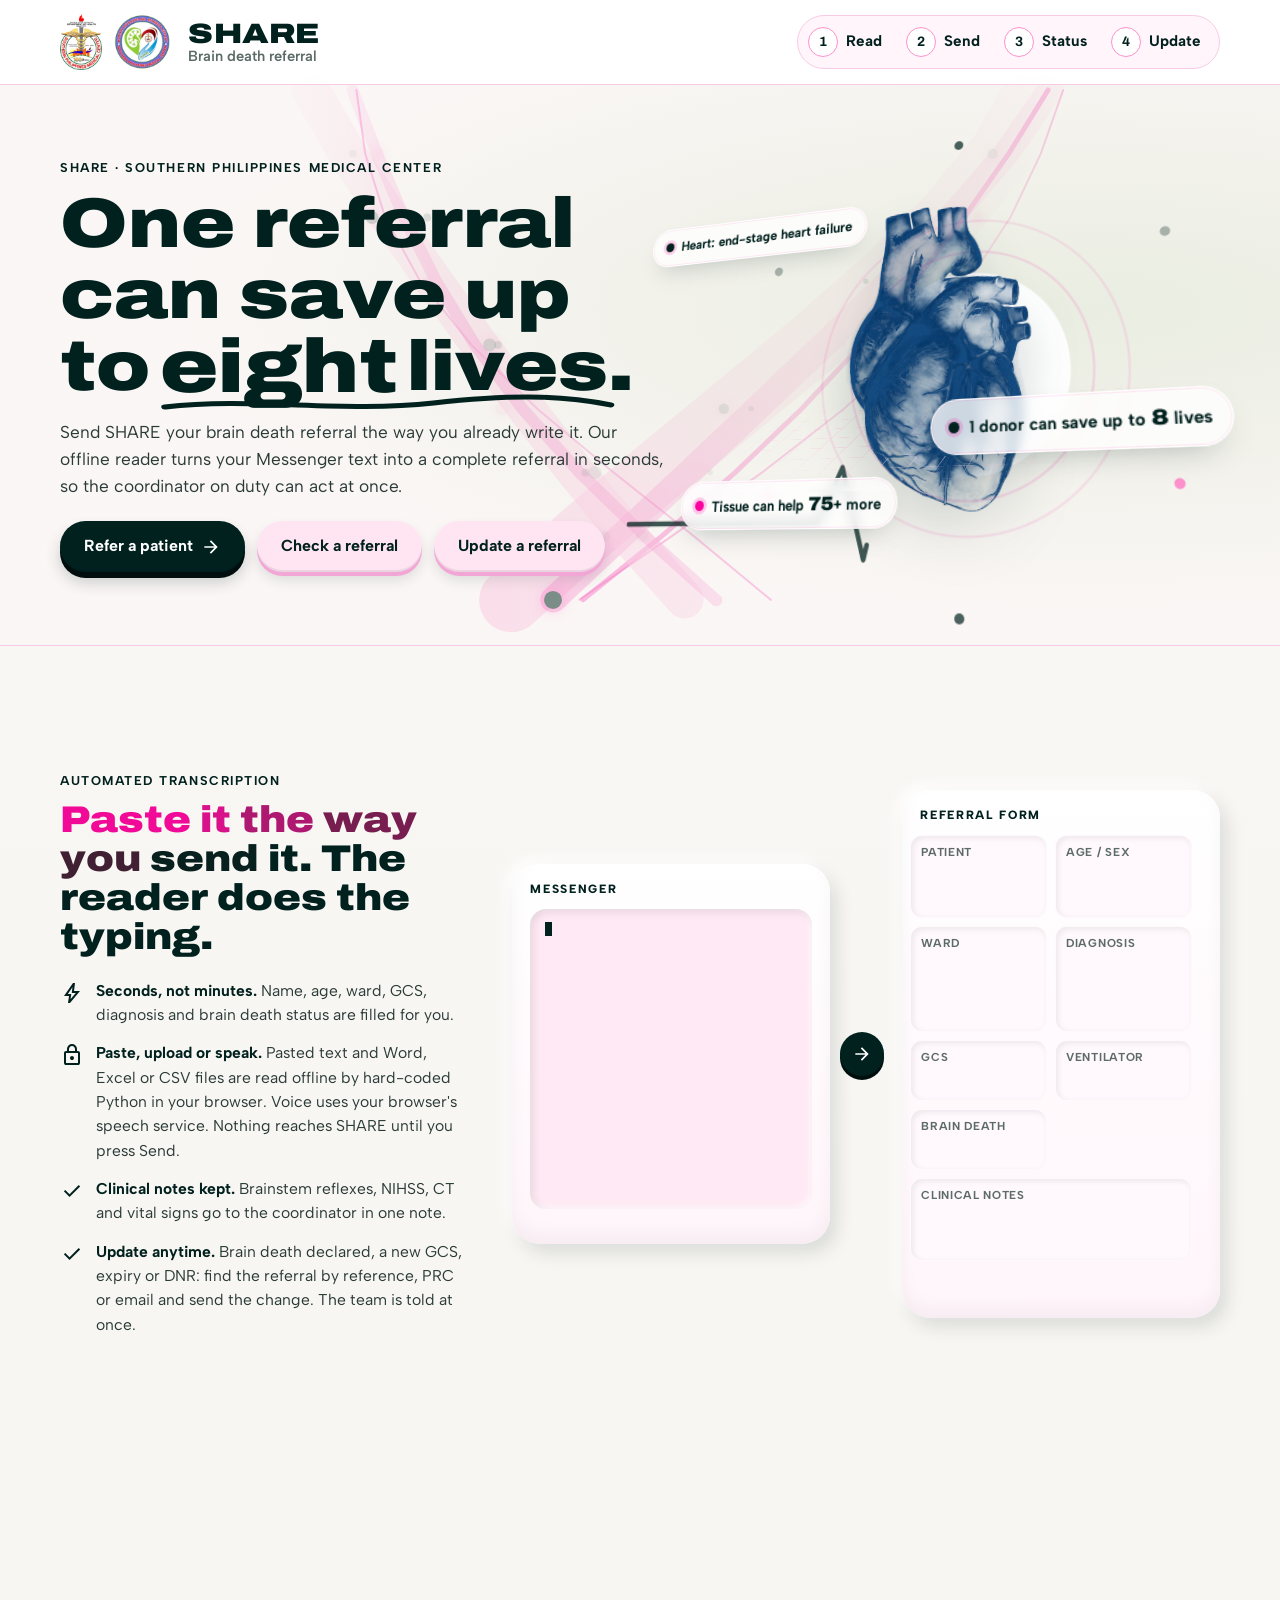
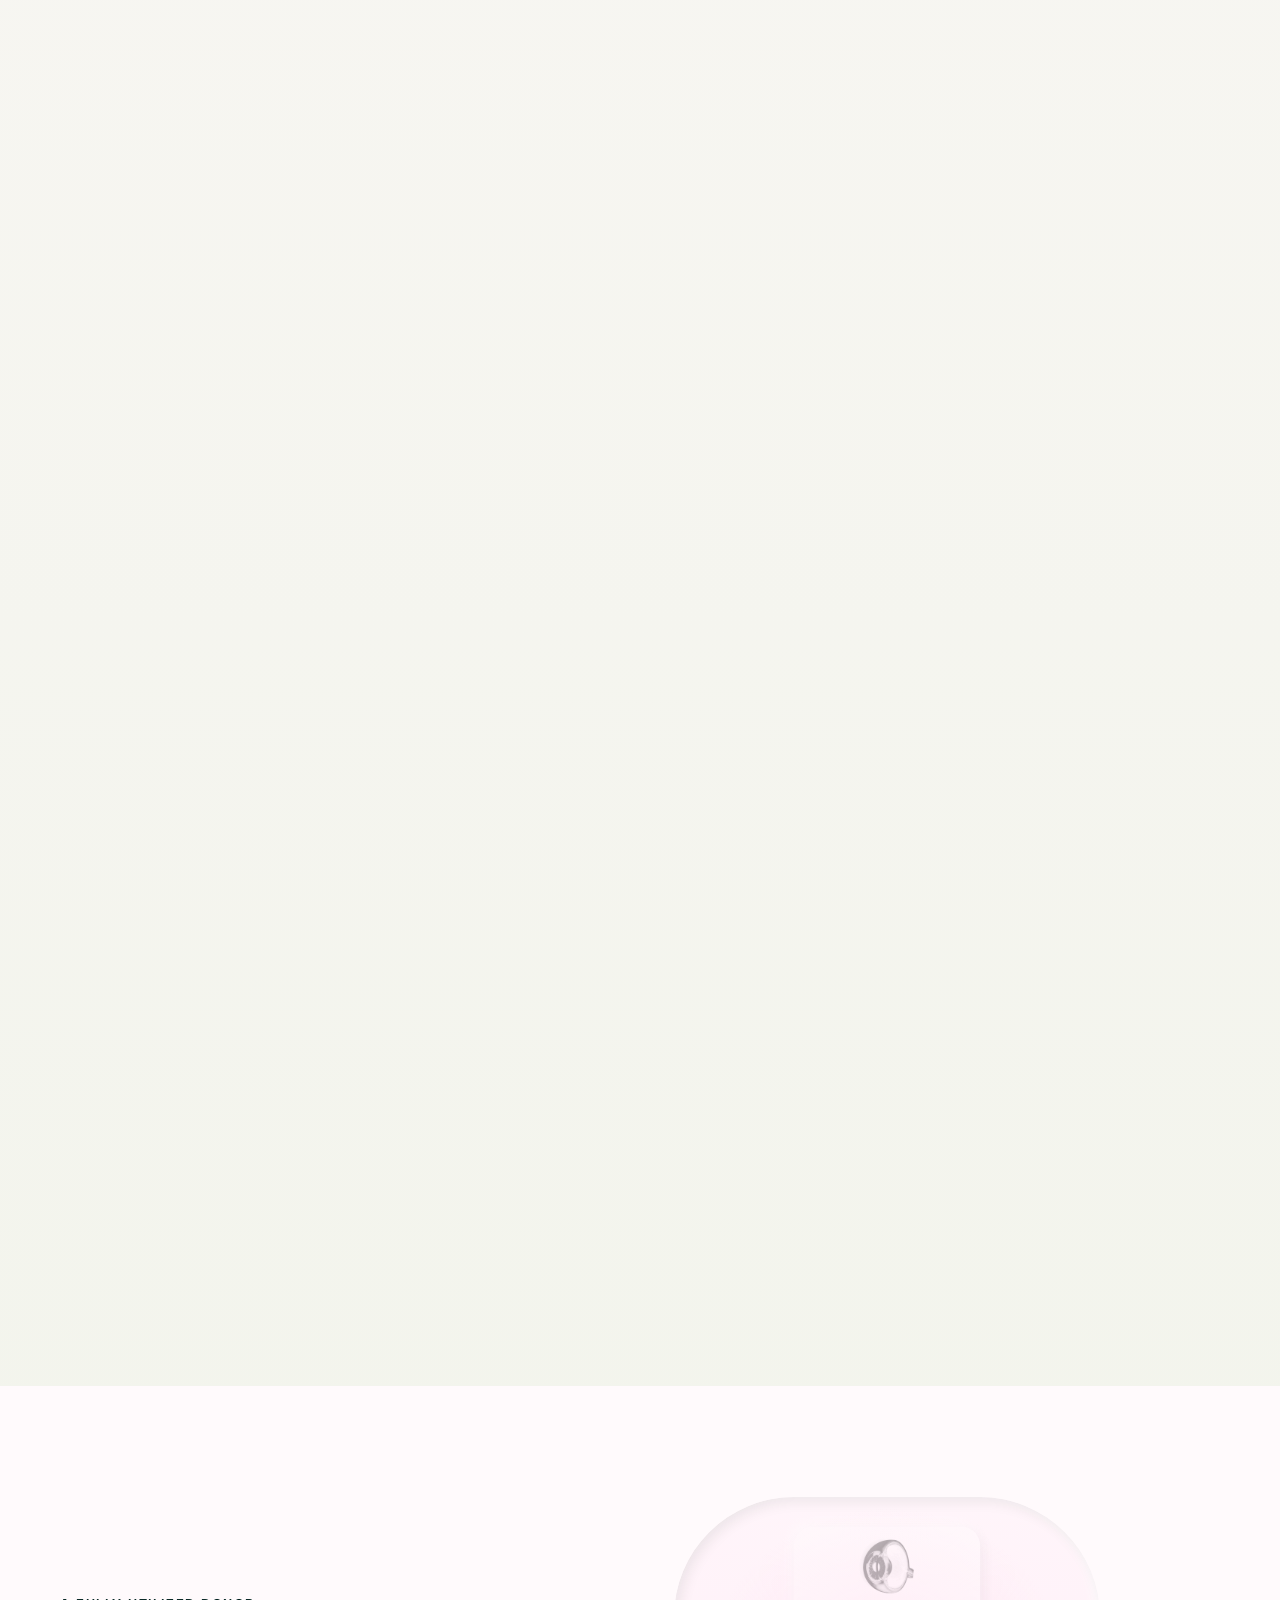
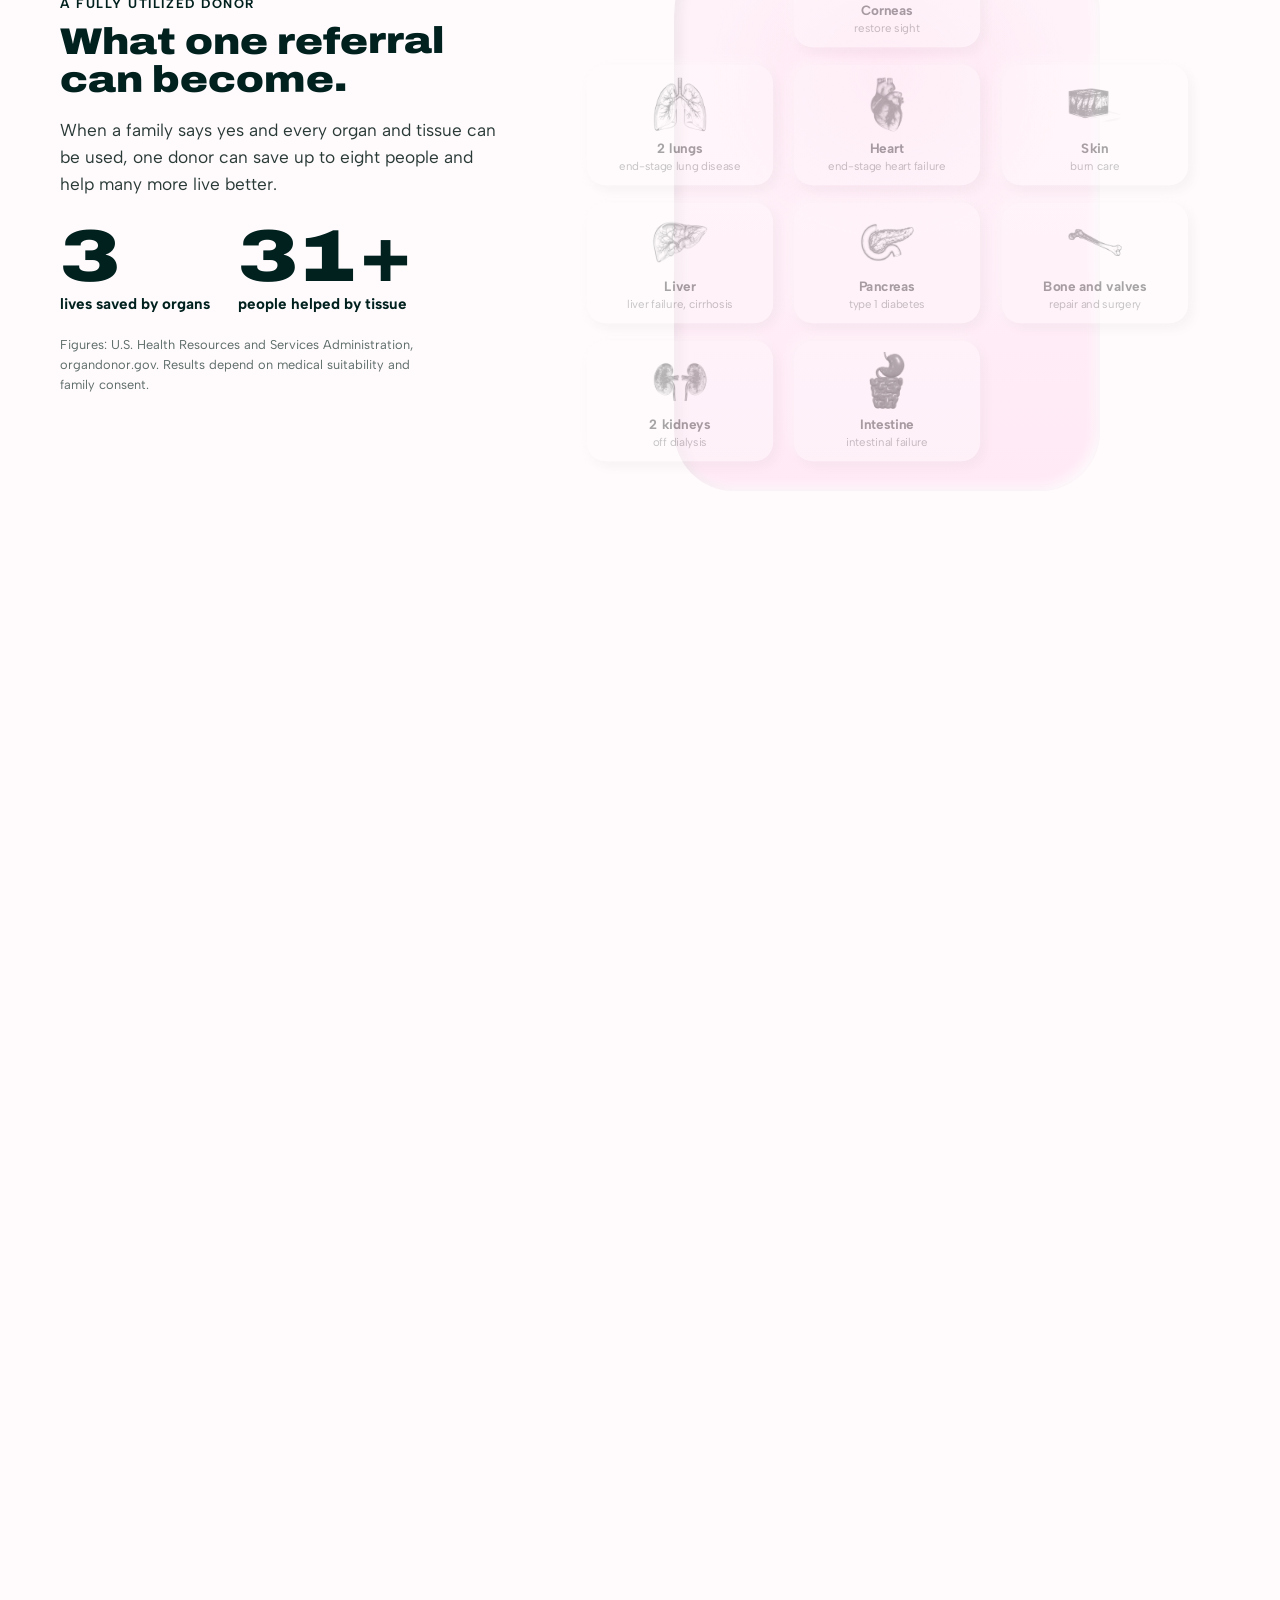
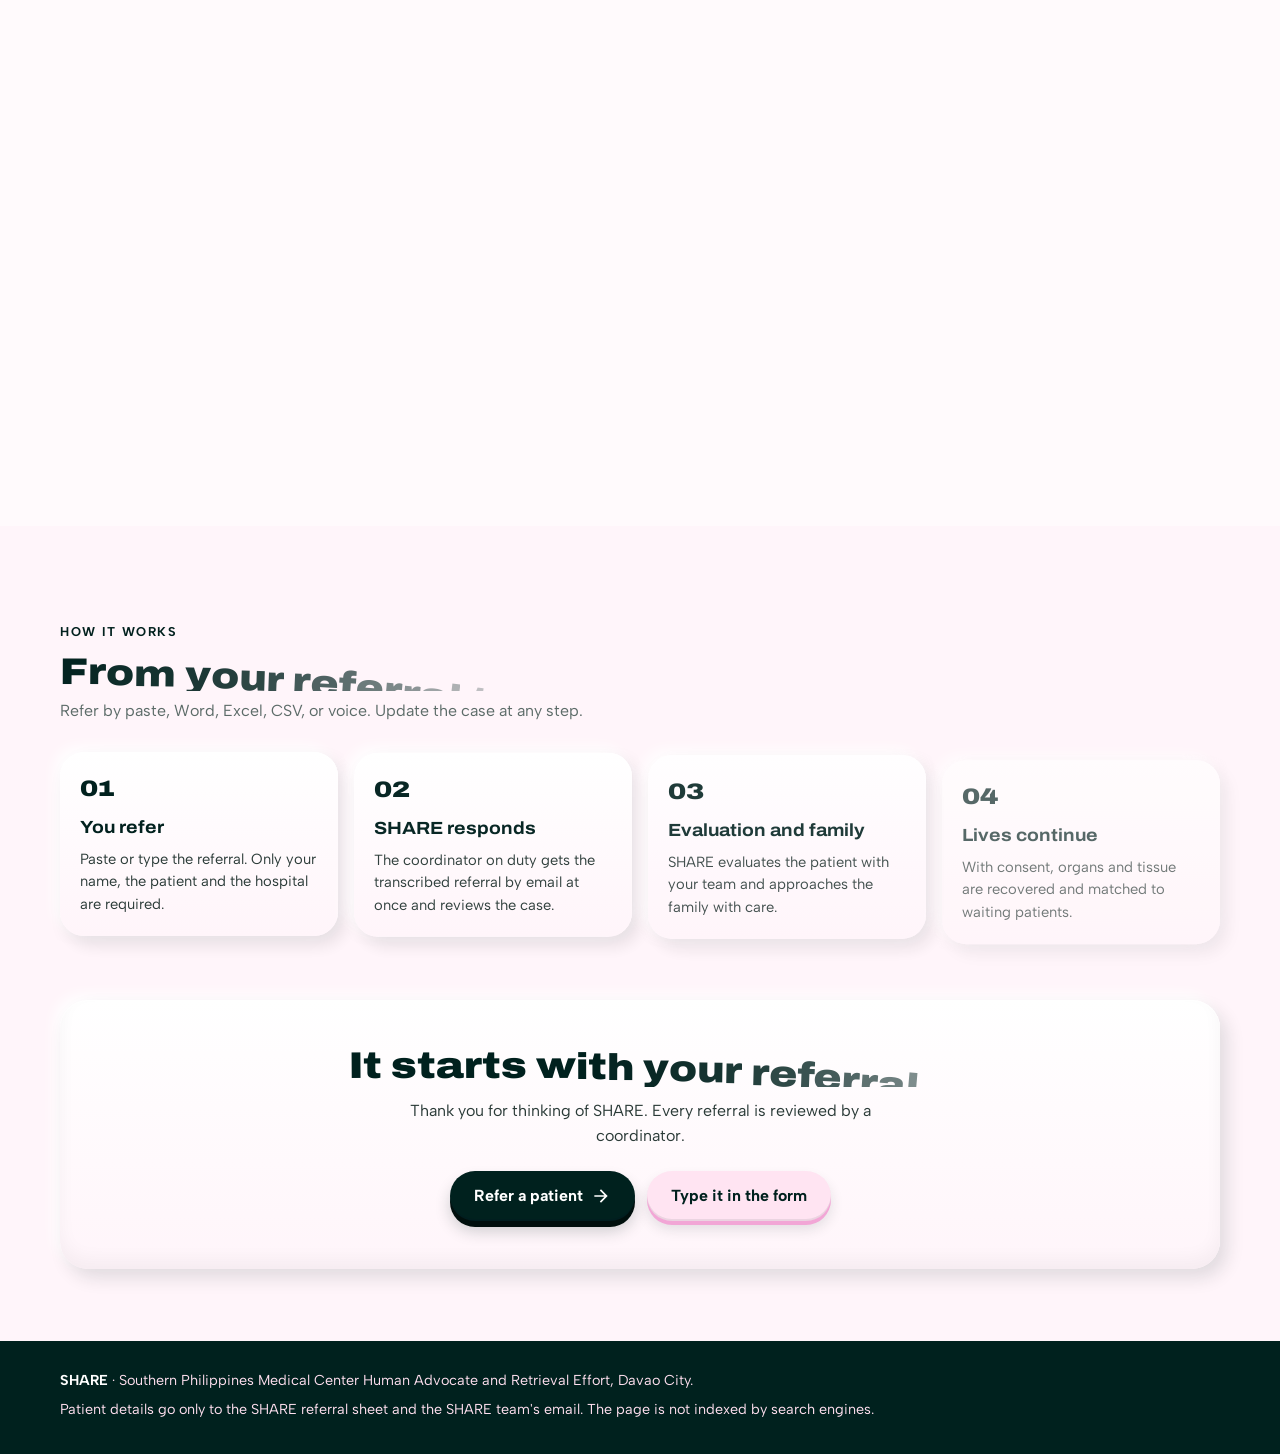
<file: index.html>
<!doctype html>
<html lang="en">
<head>
  <meta charset="utf-8" />
  <meta name="viewport" content="width=device-width, initial-scale=1, viewport-fit=cover" />
  <title>SHARE brain death referral</title>
  <meta name="description" content="Refer a patient with brain death to SHARE. Paste the referral and the offline reader fills the form. One donor can save up to 8 lives." />
  <meta name="robots" content="noindex, nofollow" />
  <meta name="theme-color" content="#00211E" />
  <script>
    // Old thank-you emails link to the site root with #status?ref=SHR-XXXXXX. Send them to the status page.
    (function () {
      var m = /^#status\?ref=([A-Za-z0-9-]+)/.exec(location.hash);
      if (m) location.replace('status.html?ref=' + encodeURIComponent(m[1].toUpperCase()));
    })();
  </script>
  <link rel="icon" type="image/png" href="assets/favicon.png" />
  <link rel="preconnect" href="https://fonts.googleapis.com" />
  <link rel="preconnect" href="https://fonts.gstatic.com" crossorigin />
  <link href="https://fonts.googleapis.com/css2?family=Albert+Sans:wght@400;500;600;700&family=Archivo:wdth,wght@62..125,500..900&display=swap" rel="stylesheet" />
  <link rel="stylesheet" href="css/styles.css?v=25" />
  <link rel="stylesheet" href="css/landing.css?v=9" />
  <link rel="preload" as="image" href="assets/art/heart.webp" />
  <script src="js/config.js?v=9"></script>
</head>
<body class="page-landing">
  <svg width="0" height="0" style="position:absolute" aria-hidden="true">
    <symbol id="i-arrow" viewBox="0 -960 960 960"><path d="M647-440H160v-80h487L423-744l57-56 320 320-320 320-57-56 224-224Z"/></symbol>
    <symbol id="i-bolt" viewBox="0 -960 960 960"><path d="m422-232 207-248H469l29-227-185 267h139l-30 208ZM320-80l40-280H160l360-520h80l-40 320h240L400-80h-80Z"/></symbol>
    <symbol id="i-lock" viewBox="0 -960 960 960"><path d="M240-80q-33 0-56.5-23.5T160-160v-400q0-33 23.5-56.5T240-640h40v-80q0-83 58.5-141.5T480-920q83 0 141.5 58.5T680-720v80h40q33 0 56.5 23.5T800-560v400q0 33-23.5 56.5T720-80H240Zm0-80h480v-400H240v400Zm240-120q33 0 56.5-23.5T560-360q0-33-23.5-56.5T480-440q-33 0-56.5 23.5T400-360q0 33 23.5 56.5T480-280ZM360-640h240v-80q0-50-35-85t-85-35q-50 0-85 35t-35 85v80Z"/></symbol>
    <filter id="organ-morph" x="-20%" y="-20%" width="140%" height="140%" color-interpolation-filters="sRGB">
      <feTurbulence type="fractalNoise" baseFrequency="0.014" numOctaves="2" seed="7" result="noise"/>
      <feDisplacementMap id="organ-morph-map" in="SourceGraphic" in2="noise" scale="0" xChannelSelector="R" yChannelSelector="G"/>
    </filter>
    <symbol id="i-check" viewBox="0 -960 960 960"><path d="M382-240 154-468l57-57 171 171 367-367 57 57-424 424Z"/></symbol>
  </svg>

  <a class="skip-link" href="#main">Skip to the content</a>

  <header class="topbar">
    <div class="wrap topbar-inner">
      <a class="brand" href="./" aria-label="SHARE referral, home page">
        <img class="brand-spmc" src="assets/spmc_logo.webp" width="42" height="56" alt="Southern Philippines Medical Center logo" />
        <img class="brand-share" src="assets/share_logo.webp" width="56" height="56" alt="SHARE logo" />
        <span class="brand-text"><b>SHARE</b><small>Brain death referral</small></span>
      </a>
      <nav class="stepnav" aria-label="Referral steps">
        <a href="read.html"><b>1</b><span>Read</span></a>
        <a href="form.html"><b>2</b><span>Send</span></a>
        <a href="status.html"><b>3</b><span>Status</span></a>
        <a href="update.html"><b>4</b><span>Update</span></a>
      </nav>
    </div>
  </header>

  <main id="main">
    <!-- Hero -->
    <section class="hero hero-landing" data-hero aria-labelledby="hero-title">
      <div class="wrap hero-grid">
        <div class="hero-copy">
          <p class="kicker">SHARE · Southern Philippines Medical Center</p>
          <h1 id="hero-title">One referral can save up to <span class="hl"><span class="hl-num">eight</span> lives<svg class="hl-line" viewBox="0 0 300 24" preserveAspectRatio="none" aria-hidden="true" focusable="false"><path pathLength="1" d="M4 16 C 60 6, 120 22, 180 12 S 270 6, 296 14"/></svg></span>.</h1>
          <p class="lede">Send SHARE your brain death referral the way you already write it. Our offline reader turns your Messenger text into a complete referral in seconds, so the coordinator on duty can act at once.</p>
          <div class="hero-actions">
            <a class="btn-primary" href="read.html">Refer a patient<svg class="icon" aria-hidden="true"><use href="#i-arrow"/></svg></a>
            <a class="btn-ghost" href="status.html">Check a referral</a>
            <a class="btn-ghost" href="update.html">Update a referral</a>
          </div>
        </div>
        <div class="stage" aria-hidden="true">
          <div class="scene">
            <span class="layer plane"></span>
            <span class="layer ring"></span>
            <svg class="layer pulse" viewBox="0 0 400 80"><path pathLength="1000" d="M0 50 H120 L135 50 L150 18 L165 72 L180 8 L195 50 H260 L272 50 L282 34 L292 50 H400"/></svg>
            <span class="layer orbit"><i></i><i></i><i></i><i></i><i></i><i></i></span>
            <span class="layer organ organ-stack" data-morph>
              <img class="is-on" src="assets/art/heart.webp" width="560" height="560" alt="" data-label="Heart: end-stage heart failure" />
              <img src="assets/art/lungs.webp" width="320" height="320" alt="" data-label="2 lungs: end-stage lung disease" />
              <img src="assets/art/liver.webp" width="560" height="560" alt="" data-label="Liver: liver failure, cirrhosis" />
              <img src="assets/art/kidneys.webp" width="560" height="560" alt="" data-label="2 kidneys: free 2 people from dialysis" />
              <img src="assets/art/pancreas.webp" width="320" height="320" alt="" data-label="Pancreas: type 1 diabetes" />
              <img src="assets/art/eyes.webp" width="320" height="320" alt="" data-label="Corneas: restore sight" />
            </span>
            <span class="layer glass chip-1"><b class="dot-ok"></b><span data-organ-label>Heart: end-stage heart failure</span></span>
            <span class="layer glass chip-2"><b class="dot-ok"></b><span>1 donor can save up to <strong data-count="8">8</strong> lives</span></span>
            <span class="layer glass chip-3"><b class="dot-wait"></b><span>Tissue can help <strong data-count="75">75</strong>+ more</span></span>
          </div>
        </div>
      </div>
    </section>

    <!-- Transcription demo: pinned, scroll-driven -->
    <section class="scrub demo" data-scrub="demo" aria-labelledby="demo-title">
      <div class="scrub-sticky">
        <div class="wrap demo-grid">
          <div class="demo-copy">
            <p class="kicker">Automated transcription</p>
            <h2 id="demo-title">Paste it the way you send it. The reader does the typing.</h2>
            <ul class="facts">
              <li><svg class="icon" aria-hidden="true"><use href="#i-bolt"/></svg><span><b>Seconds, not minutes.</b> Name, age, ward, GCS, diagnosis and brain death status are filled for you.</span></li>
              <li><svg class="icon" aria-hidden="true"><use href="#i-lock"/></svg><span><b>Paste, upload or speak.</b> Pasted text and Word, Excel or CSV files are read offline by hard-coded Python in your browser. Voice uses your browser's speech service. Nothing reaches SHARE until you press Send.</span></li>
              <li><svg class="icon" aria-hidden="true"><use href="#i-check"/></svg><span><b>Clinical notes kept.</b> Brainstem reflexes, NIHSS, CT and vital signs go to the coordinator in one note.</span></li>
              <li><svg class="icon" aria-hidden="true"><use href="#i-check"/></svg><span><b>Update anytime.</b> Brain death declared, a new GCS, expiry or DNR: find the referral by reference, PRC or email and send the change. The team is told at once.</span></li>
            </ul>
          </div>

          <div class="demo-stage">
            <div class="panel demo-chat" aria-label="Example referral text">
              <p class="demo-label">Messenger</p>
              <pre class="demo-text" data-type>Good evening doctors!
Respectfully referring patient:
NAME: SANTOS, PEDRO
AGE/SEX: 57/M
LOCATION: ER RED ZONE
CURRENT WORKING IMPRESSION:
ACUTE CVD BLEED, LEFT FRONTOTEMPORAL, ICH SCORE 4
NEURO PE: GCS 3, fixed dilated pupils,
(-) corneal, (-) gag, (+) spontaneous breathing
Intubated, on MV
Will not proceed with BD yet.</pre>
            </div>
            <div class="demo-arrow" aria-hidden="true"><svg class="icon"><use href="#i-arrow"/></svg></div>
            <div class="panel demo-form" aria-label="Fields the reader fills">
              <p class="demo-label">Referral form</p>
              <dl class="demo-fields">
                <div data-field><dt>Patient</dt><dd>SANTOS, PEDRO</dd></div>
                <div data-field><dt>Age / sex</dt><dd>57 · Male</dd></div>
                <div data-field><dt>Ward</dt><dd>ER RED ZONE</dd></div>
                <div data-field><dt>Diagnosis</dt><dd>Acute CVD bleed, left frontotemporal</dd></div>
                <div data-field><dt>GCS</dt><dd>3</dd></div>
                <div data-field><dt>Ventilator</dt><dd>Yes</dd></div>
                <div data-field><dt>Brain death</dt><dd>Not yet</dd></div>
                <div data-field class="wide"><dt>Clinical notes</dt><dd>Fixed dilated pupils; (-) corneal; (-) gag; (+) spontaneous breathing</dd></div>
              </dl>
              <p class="demo-done"><span data-filled>8</span> fields filled. You check, then send.</p>
            </div>
          </div>
        </div>
      </div>
    </section>

    <!-- Donor body map: pinned, scroll-driven -->
    <section class="scrub donor" data-scrub="donor" aria-labelledby="donor-title">
      <div class="scrub-sticky">
        <div class="wrap donor-grid">
          <div class="donor-copy">
            <p class="kicker">A fully utilized donor</p>
            <h2 id="donor-title">What one referral can become.</h2>
            <p class="lede">When a family says yes and every organ and tissue can be used, one donor can save up to eight people and help many more live better.</p>
            <div class="tally" aria-live="off">
              <div><p class="num"><strong data-lives>8</strong></p><span>lives saved by organs</span></div>
              <div><p class="num"><strong data-tissue>75</strong>+</p><span>people helped by tissue</span></div>
            </div>
            <p class="source">Figures: U.S. Health Resources and Services Administration, organdonor.gov. Results depend on medical suitability and family consent.</p>
          </div>

          <ol class="body-map" aria-label="Organs and tissue from one donor">
            <li class="o-eyes" data-organ data-kind="tissue"><img src="assets/art/eyes.webp" width="320" height="320" alt="" loading="lazy" /><b>Corneas</b><span>restore sight</span></li>
            <li class="o-lungs" data-organ data-lives="2"><img src="assets/art/lungs.webp" width="320" height="320" alt="" loading="lazy" /><b>2 lungs</b><span>end-stage lung disease</span></li>
            <li class="o-heart" data-organ data-lives="1"><img src="assets/art/heart.webp" width="560" height="560" alt="" loading="lazy" /><b>Heart</b><span>end-stage heart failure</span></li>
            <li class="o-liver" data-organ data-lives="1"><img src="assets/art/liver.webp" width="560" height="560" alt="" loading="lazy" /><b>Liver</b><span>liver failure, cirrhosis</span></li>
            <li class="o-pancreas" data-organ data-lives="1"><img src="assets/art/pancreas.webp" width="320" height="320" alt="" loading="lazy" /><b>Pancreas</b><span>type 1 diabetes</span></li>
            <li class="o-kidneys" data-organ data-lives="2"><img src="assets/art/kidneys.webp" width="560" height="560" alt="" loading="lazy" /><b>2 kidneys</b><span>off dialysis</span></li>
            <li class="o-intestine" data-organ data-lives="1"><img src="assets/art/intestine.webp?v=3" width="320" height="320" alt="" loading="lazy" /><b>Intestine</b><span>intestinal failure</span></li>
            <li class="o-skin" data-organ data-kind="tissue"><img src="assets/art/skin.webp" width="320" height="320" alt="" loading="lazy" /><b>Skin</b><span>burn care</span></li>
            <li class="o-bones" data-organ data-kind="tissue"><img src="assets/art/bones.webp" width="320" height="320" alt="" loading="lazy" /><b>Bone and valves</b><span>repair and surgery</span></li>
          </ol>
        </div>
      </div>
    </section>

    <!-- Path from referral to recipients -->
    <section class="path wrap" aria-labelledby="path-title">
      <p class="kicker">How it works</p>
      <h2 id="path-title">From your referral to the recipients.</h2>
      <p class="path-intro">Refer by paste, Word, Excel, CSV, or voice. Update the case at any step.</p>
      <ol class="path-steps">
        <li data-step><b>01</b><h3>You refer</h3><p>Paste or type the referral. Only your name, the patient and the hospital are required.</p></li>
        <li data-step><b>02</b><h3>SHARE responds</h3><p>The coordinator on duty gets the transcribed referral by email at once and reviews the case.</p></li>
        <li data-step><b>03</b><h3>Evaluation and family</h3><p>SHARE evaluates the patient with your team and approaches the family with care.</p></li>
        <li data-step><b>04</b><h3>Lives continue</h3><p>With consent, organs and tissue are recovered and matched to waiting patients.</p></li>
      </ol>
    </section>

    <!-- Final call to action -->
    <section class="cta wrap" aria-labelledby="cta-title">
      <div class="panel cta-panel">
        <h2 id="cta-title">It starts with your referral.</h2>
        <p>Thank you for thinking of SHARE. Every referral is reviewed by a coordinator.</p>
        <div class="hero-actions">
          <a class="btn-primary" href="read.html">Refer a patient<svg class="icon" aria-hidden="true"><use href="#i-arrow"/></svg></a>
          <a class="btn-ghost" href="form.html">Type it in the form</a>
        </div>
      </div>
    </section>
  </main>

  <footer class="footer">
    <div class="wrap">
      <p><b>SHARE</b> &middot; Southern Philippines Medical Center Human Advocate and Retrieval Effort, Davao City.</p>
      <p>Patient details go only to the SHARE referral sheet and the SHARE team's email. The page is not indexed by search engines.</p>
    </div>
  </footer>

  <script src="js/vendor/anime.umd.min.js?v=4.5.0"></script>
  <script src="js/common.js?v=3"></script>
  <script src="js/ribbon.js?v=8"></script>
  <script src="js/motion.js?v=9"></script>
  <script src="js/clickfx.js?v=4"></script>
  <script src="js/landing.js?v=4"></script>
</body>
</html>
</file>
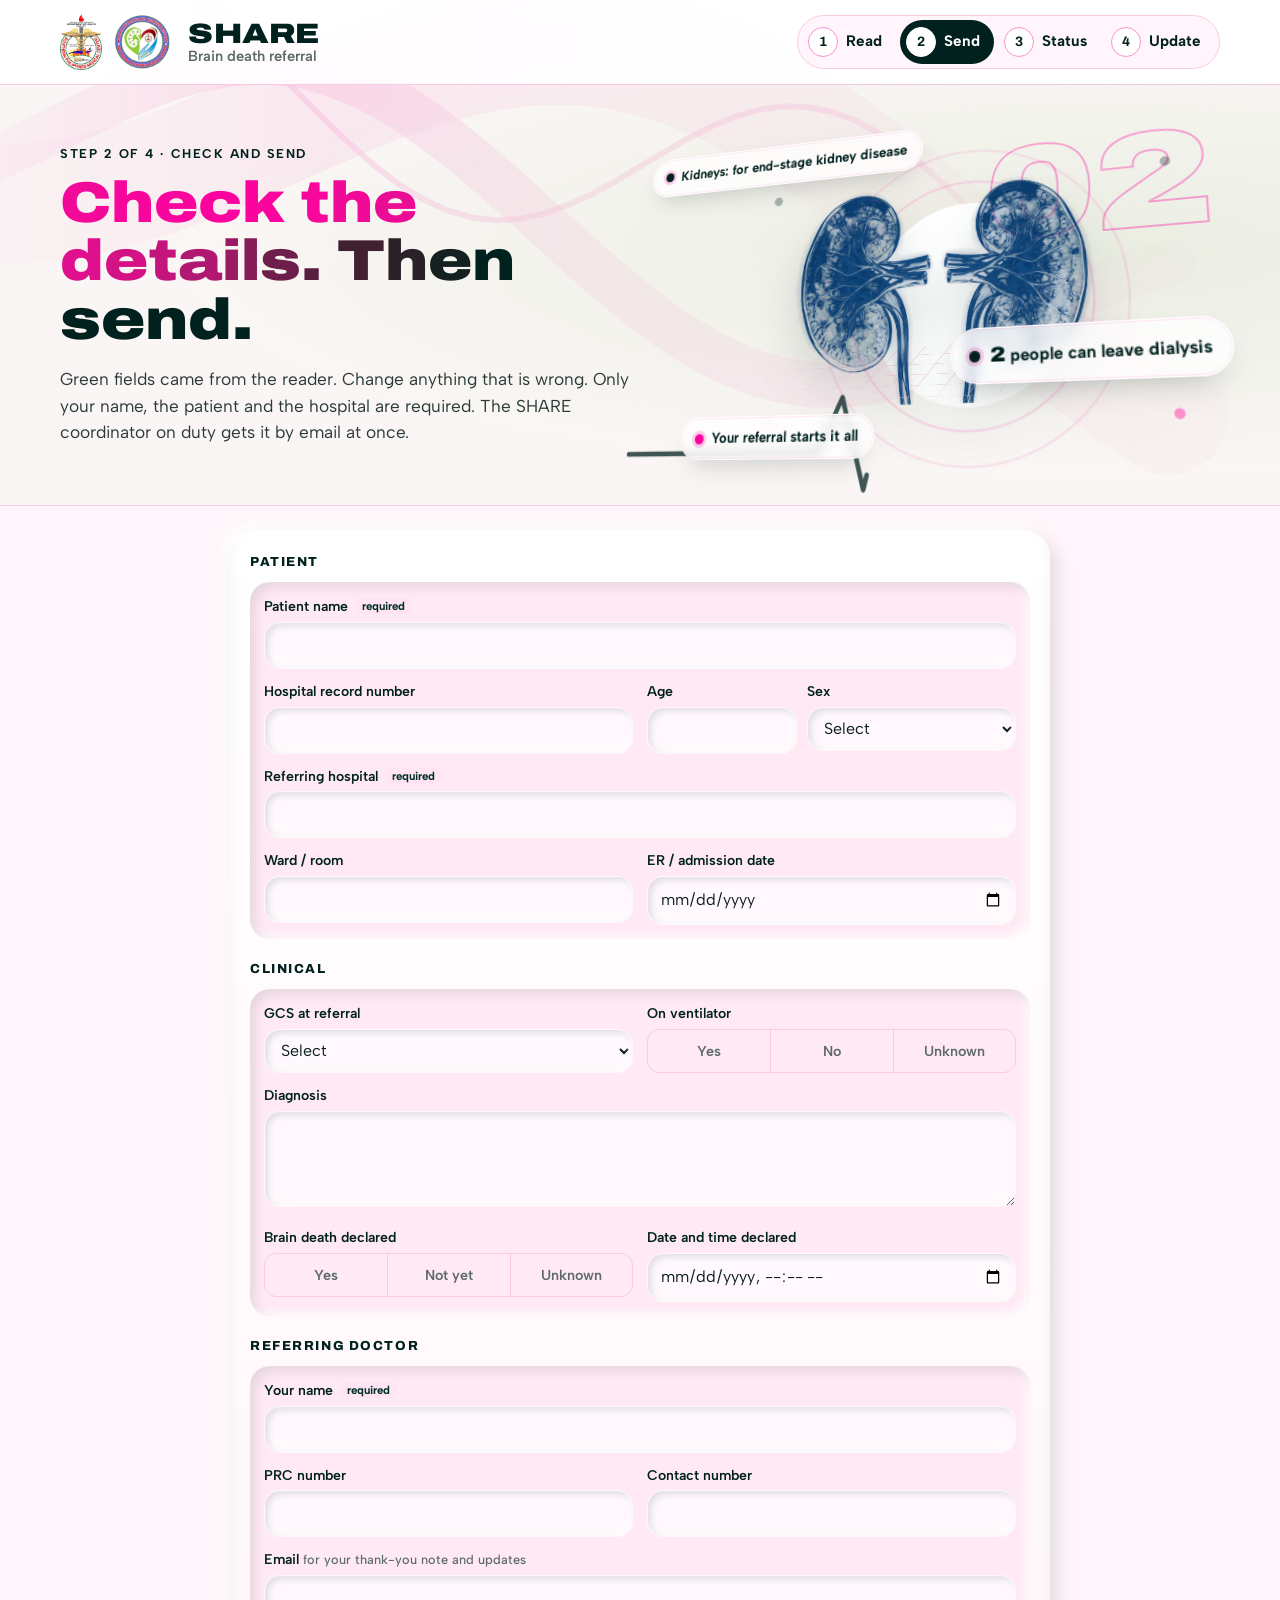
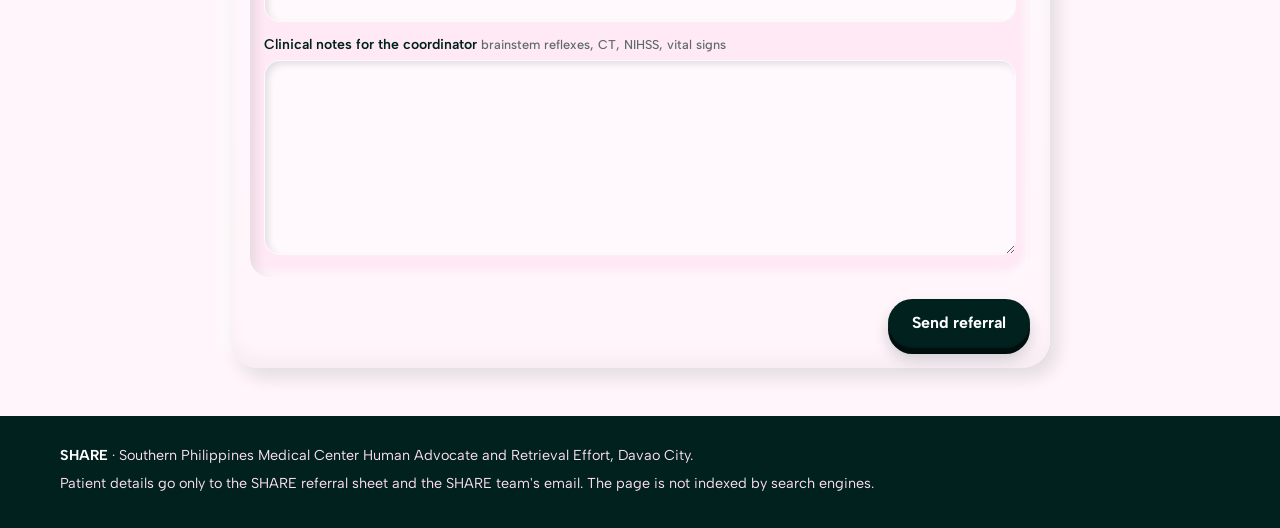
<file: form.html>
<!doctype html>
<html lang="en">
<head>
  <meta charset="utf-8" />
  <meta name="viewport" content="width=device-width, initial-scale=1, viewport-fit=cover" />
  <title>Check and send · SHARE</title>
  <meta name="description" content="Check the referral details and send them to the SHARE team." />
  <meta name="robots" content="noindex, nofollow" />
  <meta name="theme-color" content="#00211E" />
  <link rel="icon" type="image/png" href="assets/favicon.png" />
  <link rel="preconnect" href="https://fonts.googleapis.com" />
  <link rel="preconnect" href="https://fonts.gstatic.com" crossorigin />
  <link href="https://fonts.googleapis.com/css2?family=Albert+Sans:wght@400;500;600;700&family=Archivo:wdth,wght@62..125,500..900&display=swap" rel="stylesheet" />
  <link rel="stylesheet" href="css/styles.css?v=25" />
  <link rel="preload" as="image" href="assets/art/kidneys.webp" />
  <script src="js/config.js?v=9"></script>
  <script>if (!window.SHARE_CONFIG.ENDPOINT) document.documentElement.classList.add('is-demo');</script>
</head>
<body class="page-form">
  <svg width="0" height="0" style="position:absolute" aria-hidden="true">
    <symbol id="i-send" viewBox="0 -960 960 960"><path d="M440-160v-487L216-423l-56-57 320-320 320 320-56 57-224-224v487h-80Z"/></symbol>
    <symbol id="i-check" viewBox="0 -960 960 960"><path d="m424-296 282-282-56-56-226 226-114-114-56 56 170 170Zm56 216q-83 0-156-31.5T197-197q-54-54-85.5-127T80-480q0-83 31.5-156T197-763q54-54 127-85.5T480-880q83 0 156 31.5T763-763q54 54 85.5 127T880-480q0 83-31.5 156T763-197q-54 54-127 85.5T480-80Zm0-80q134 0 227-93t93-227q0-134-93-227t-227-93q-134 0-227 93t-93 227q0 134 93 227t227 93Zm0-320Z"/></symbol>
    <symbol id="i-copy" viewBox="0 -960 960 960"><path d="M360-240q-33 0-56.5-23.5T280-320v-480q0-33 23.5-56.5T360-880h360q33 0 56.5 23.5T800-800v480q0 33-23.5 56.5T720-240H360Zm0-80h360v-480H360v480ZM200-80q-33 0-56.5-23.5T120-160v-560h80v560h440v80H200Zm160-240v-480 480Z"/></symbol>
    <symbol id="i-search" viewBox="0 -960 960 960"><path d="M784-120 532-372q-30 24-69 38t-83 14q-109 0-184.5-75.5T120-580q0-109 75.5-184.5T380-840q109 0 184.5 75.5T640-580q0 44-14 83t-38 69l252 252-56 56ZM380-400q75 0 127.5-52.5T560-580q0-75-52.5-127.5T380-760q-75 0-127.5 52.5T200-580q0 75 52.5 127.5T380-400Z"/></symbol>
    <symbol id="i-chat" viewBox="0 -960 960 960"><path d="M240-400h320v-80H240v80Zm0-120h480v-80H240v80Zm0-120h480v-80H240v80ZM80-80v-720q0-33 23.5-56.5T160-880h640q33 0 56.5 23.5T880-800v480q0 33-23.5 56.5T800-240H240L80-80Zm126-240h594v-480H160v525l46-45Zm-46 0v-480 480Z"/></symbol>
    <symbol id="i-refresh" viewBox="0 -960 960 960"><path d="M480-160q-134 0-227-93t-93-227q0-134 93-227t227-93q69 0 132 28.5T720-690v-110h80v280H520v-80h168q-32-56-87.5-88T480-720q-100 0-170 70t-70 170q0 100 70 170t170 70q77 0 139-44t87-116h84q-28 106-114 173t-196 67Z"/></symbol>
    <symbol id="i-warning" viewBox="0 -960 960 960"><path d="m40-120 440-760 440 760H40Zm138-80h604L480-720 178-200Zm302-40q17 0 28.5-11.5T520-280q0-17-11.5-28.5T480-320q-17 0-28.5 11.5T440-280q0 17 11.5 28.5T480-240Zm-40-120h80v-200h-80v200Zm40-100Z"/></symbol>
  </svg>

  <a class="skip-link" href="#referral-form">Skip to the referral form</a>

  <header class="topbar">
    <div class="wrap topbar-inner">
      <a class="brand" href="./" aria-label="SHARE referral, home page">
        <img class="brand-spmc" src="assets/spmc_logo.webp" width="42" height="56" alt="Southern Philippines Medical Center logo" />
        <img class="brand-share" src="assets/share_logo.webp" width="56" height="56" alt="SHARE logo" />
        <span class="brand-text"><b>SHARE</b><small>Brain death referral</small></span>
      </a>
      <nav class="stepnav" aria-label="Referral steps">
        <a href="read.html"><b>1</b><span>Read</span></a>
        <a href="form.html" aria-current="page"><b>2</b><span>Send</span></a>
        <a href="status.html"><b>3</b><span>Status</span></a>
        <a href="update.html"><b>4</b><span>Update</span></a>
      </nav>
    </div>
  </header>

  <main>
    <section class="hero" data-hero aria-labelledby="hero-title">
      <div class="wrap hero-grid">
        <div class="hero-copy">
          <p class="kicker">Step 2 of 4 · Check and send</p>
          <h1 id="hero-title">Check the details. Then send.</h1>
          <p class="lede">Green fields came from the reader. Change anything that is wrong. Only your name, the patient and the hospital are required. The SHARE coordinator on duty gets it by email at once.</p>
          <p class="demo-banner">Preview mode: no referral leaves this browser.</p>
        </div>
        <div class="stage" aria-hidden="true">
          <div class="scene">
            <span class="layer plane"></span>
            <span class="layer ring"></span>
            <span class="layer numeral">02</span>
            <img class="layer organ" src="assets/art/kidneys.webp" width="560" height="560" alt="" />
            <svg class="layer pulse" viewBox="0 0 400 80"><path pathLength="1000" d="M0 50 H120 L135 50 L150 18 L165 72 L180 8 L195 50 H260 L272 50 L282 34 L292 50 H400"/></svg>
            <span class="layer orbit"><i></i><i></i><i></i><i></i><i></i><i></i></span>
            <span class="layer glass chip-1"><b class="dot-ok"></b><span>Kidneys: for end-stage kidney disease</span></span>
            <span class="layer glass chip-2"><b class="dot-ok"></b><span><strong data-count="2">2</strong> people can leave dialysis</span></span>
            <span class="layer glass chip-3"><b class="dot-wait"></b><span>Your referral starts it all</span></span>
          </div>
        </div>
      </div>
    </section>

    <section class="workspace wrap form-wrap" aria-label="Referral form">
      <p class="filled-note" id="filled-note" hidden>The reader filled <b id="filled-count"></b>. Green means filled from your pasted text. <a href="read.html">Back to the reader</a></p>
      <div class="panel form-panel">
        <form id="referral-form" novalidate>
          <div class="hp" aria-hidden="true">
            <label for="website">Website</label>
            <input id="website" name="website" tabindex="-1" autocomplete="off" />
          </div>

          <fieldset>
            <legend>Patient</legend>
            <div class="grid">
              <div class="field span-2">
                <label for="f-patient_name">Patient name <span class="req">required</span></label>
                <input id="f-patient_name" name="patient_name" autocomplete="off" required maxlength="120" />
                <p class="err" id="e-patient_name">Enter the patient's name.</p>
              </div>
              <div class="field">
                <label for="f-hrn">Hospital record number</label>
                <input id="f-hrn" name="hrn" autocomplete="off" maxlength="60" />
              </div>
              <div class="field field-pair">
                <div>
                  <label for="f-age">Age</label>
                  <input id="f-age" name="age" inputmode="numeric" maxlength="3" />
                  <p class="err" id="e-age">0 to 120.</p>
                </div>
                <div>
                  <label for="f-sex">Sex</label>
                  <select id="f-sex" name="sex">
                    <option value="">Select</option>
                    <option>Male</option>
                    <option>Female</option>
                    <option>Unknown</option>
                  </select>
                </div>
              </div>
              <div class="field span-2">
                <label for="f-hospital">Referring hospital <span class="req">required</span></label>
                <input id="f-hospital" name="hospital" list="hospitals" maxlength="160" required />
                <datalist id="hospitals">
                  <option value="Southern Philippines Medical Center"></option>
                  <option value="Davao Doctors Hospital"></option>
                  <option value="Brokenshire Medical Center"></option>
                  <option value="San Pedro Hospital"></option>
                  <option value="DMSF Hospital"></option>
                  <option value="Davao Regional Medical Center"></option>
                  <option value="Ricardo Limso Medical Center"></option>
                  <option value="Metro Davao Medical and Research Center"></option>
                </datalist>
                <p class="err" id="e-hospital">Enter the hospital where the patient is.</p>
              </div>
              <div class="field">
                <label for="f-ward">Ward / room</label>
                <input id="f-ward" name="ward" maxlength="120" />
              </div>
              <div class="field">
                <label for="f-admission_date">ER / admission date</label>
                <input id="f-admission_date" name="admission_date" type="date" />
              </div>
            </div>
          </fieldset>

          <fieldset>
            <legend>Clinical</legend>
            <div class="grid">
              <div class="field">
                <label for="f-gcs">GCS at referral</label>
                <select id="f-gcs" name="gcs">
                  <option value="">Select</option>
                  <option>3</option><option>4</option><option>5</option><option>6</option><option>7</option>
                  <option>8</option><option>9</option><option>10</option><option>11</option><option>12</option>
                  <option>13</option><option>14</option><option>15</option>
                </select>
              </div>
              <div class="field">
                <span class="label" id="l-ventilator">On ventilator</span>
                <div class="seg" role="radiogroup" aria-labelledby="l-ventilator">
                  <label><input type="radio" name="ventilator" value="Yes" /><span>Yes</span></label>
                  <label><input type="radio" name="ventilator" value="No" /><span>No</span></label>
                  <label><input type="radio" name="ventilator" value="Unknown" /><span>Unknown</span></label>
                </div>
              </div>
              <div class="field span-2">
                <label for="f-diagnosis">Diagnosis</label>
                <textarea id="f-diagnosis" name="diagnosis" rows="3" maxlength="2000"></textarea>
              </div>
              <div class="field">
                <span class="label" id="l-brain_death">Brain death declared</span>
                <div class="seg" role="radiogroup" aria-labelledby="l-brain_death">
                  <label><input type="radio" name="brain_death" value="Yes" /><span>Yes</span></label>
                  <label><input type="radio" name="brain_death" value="No" /><span>Not yet</span></label>
                  <label><input type="radio" name="brain_death" value="Unknown" /><span>Unknown</span></label>
                </div>
              </div>
              <div class="field">
                <label for="f-brain_death_datetime">Date and time declared</label>
                <input id="f-brain_death_datetime" name="brain_death_datetime" type="datetime-local" />
              </div>
            </div>
          </fieldset>

          <fieldset>
            <legend>Referring doctor</legend>
            <div class="grid">
              <div class="field span-2">
                <label for="f-doctor_name">Your name <span class="req">required</span></label>
                <input id="f-doctor_name" name="doctor_name" autocomplete="name" maxlength="120" required />
                <p class="err" id="e-doctor_name">Enter your name so we can thank you and call you back.</p>
              </div>
              <div class="field">
                <label for="f-prc">PRC number</label>
                <input id="f-prc" name="prc" inputmode="numeric" maxlength="8" />
                <p class="err" id="e-prc">5 to 8 digits.</p>
              </div>
              <div class="field">
                <label for="f-contact_number">Contact number</label>
                <input id="f-contact_number" name="contact_number" type="tel" autocomplete="tel" maxlength="20" />
              </div>
              <div class="field span-2">
                <label for="f-doctor_email">Email <span class="opt">for your thank-you note and updates</span></label>
                <input id="f-doctor_email" name="doctor_email" type="email" autocomplete="email" maxlength="120" />
                <p class="err" id="e-doctor_email">Check the email address.</p>
              </div>
              <div class="field span-2">
                <label for="f-notes">Clinical notes for the coordinator <span class="opt">brainstem reflexes, CT, NIHSS, vital signs</span></label>
                <textarea id="f-notes" name="notes" rows="7" maxlength="2000"></textarea>
              </div>
            </div>
          </fieldset>

          <div class="form-foot">
            <p class="form-msg" id="form-msg" role="alert"></p>
            <button type="submit" class="btn-primary" id="submit-btn">
              <span class="btn-label">Send referral</span>
              <span class="spinner" aria-hidden="true"></span>
            </button>
          </div>
        </form>

        <div class="success" id="success" hidden tabindex="-1">
          <svg class="icon success-icon" aria-hidden="true"><use href="#i-check"/></svg>
          <h2>Thank you, <span id="ok-doctor"></span>.</h2>
          <p><b>We received your referral.</b> A SHARE coordinator is reviewing it and will contact your team.</p>
          <div class="ref-box">
            <span>Reference</span>
            <b id="ok-ref">SHR-000000</b>
            <button type="button" class="btn-ghost" id="copy-ref">
              <svg class="icon" aria-hidden="true"><use href="#i-copy"/></svg><span>Copy</span>
            </button>
          </div>
          <p class="ok-mail" id="ok-mail"></p>
          <div class="success-actions">
            <a class="btn-ghost" href="status.html" id="ok-status-link">Check status</a>
            <a class="btn-primary" href="read.html">Refer another patient</a>
          </div>
        </div>
      </div>
    </section>
  </main>

  <footer class="footer">
    <div class="wrap">
      <p><b>SHARE</b> &middot; Southern Philippines Medical Center Human Advocate and Retrieval Effort, Davao City.</p>
      <p>Patient details go only to the SHARE referral sheet and the SHARE team's email. The page is not indexed by search engines.</p>
    </div>
  </footer>

  <script src="js/vendor/anime.umd.min.js?v=4.5.0"></script>
  <script src="js/common.js?v=3"></script>
  <script src="js/ribbon.js?v=8"></script>
  <script src="js/motion.js?v=9"></script>
  <script src="js/clickfx.js?v=4"></script>
  <script src="js/form-page.js?v=2"></script>
</body>
</html>
</file>
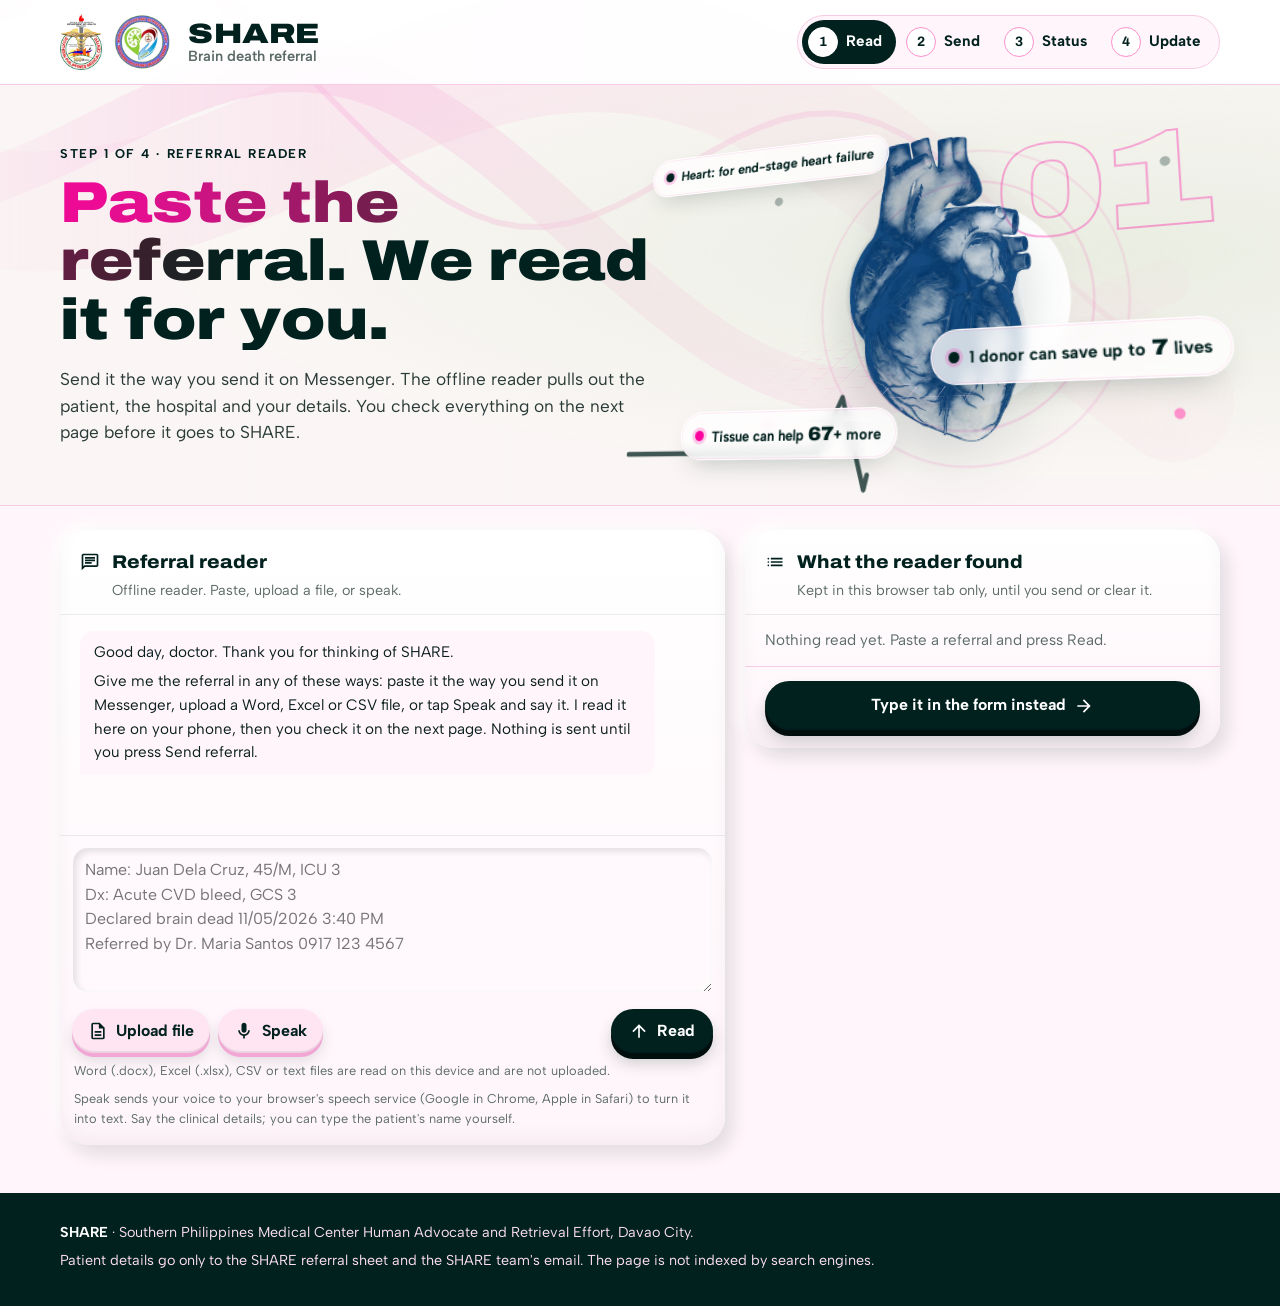
<file: read.html>
<!doctype html>
<html lang="en">
<head>
  <meta charset="utf-8" />
  <meta name="viewport" content="width=device-width, initial-scale=1, viewport-fit=cover" />
  <title>Read a referral · SHARE</title>
  <meta name="description" content="Paste a brain death referral and the SHARE reader fills in the referral form for you." />
  <meta name="robots" content="noindex, nofollow" />
  <meta name="theme-color" content="#00211E" />
  <script>
    // Old thank-you emails link to index.html#status?ref=SHR-XXXXXX. Send them to the status page.
    (function () {
      var m = /^#status\?ref=([A-Za-z0-9-]+)/.exec(location.hash);
      if (m) location.replace('status.html?ref=' + encodeURIComponent(m[1].toUpperCase()));
    })();
  </script>
  <link rel="icon" type="image/png" href="assets/favicon.png" />
  <link rel="preconnect" href="https://fonts.googleapis.com" />
  <link rel="preconnect" href="https://fonts.gstatic.com" crossorigin />
  <link href="https://fonts.googleapis.com/css2?family=Albert+Sans:wght@400;500;600;700&family=Archivo:wdth,wght@62..125,500..900&display=swap" rel="stylesheet" />
  <link rel="stylesheet" href="css/styles.css?v=25" />
  <link rel="preload" as="image" href="assets/art/heart.webp" />
  <script src="js/config.js?v=9"></script>
  <script>if (!window.SHARE_CONFIG.ENDPOINT) document.documentElement.classList.add('is-demo');</script>
</head>
<body class="page-reader">
  <svg width="0" height="0" style="position:absolute" aria-hidden="true">
    <symbol id="i-send" viewBox="0 -960 960 960"><path d="M440-160v-487L216-423l-56-57 320-320 320 320-56 57-224-224v487h-80Z"/></symbol>
    <symbol id="i-file" viewBox="0 -960 960 960"><path d="M320-240h320v-80H320v80Zm0-160h320v-80H320v80ZM240-80q-33 0-56.5-23.5T160-160v-640q0-33 23.5-56.5T240-880h320l240 240v480q0 33-23.5 56.5T720-80H240Zm280-520v-200H240v640h480v-440H520ZM240-800v200-200 640-640Z"/></symbol>
    <symbol id="i-mic" viewBox="0 -960 960 960"><path d="M480-400q-50 0-85-35t-35-85v-240q0-50 35-85t85-35q50 0 85 35t35 85v240q0 50-35 85t-85 35Zm-40 280v-123q-104-14-172-93t-68-184h80q0 83 58.5 141.5T480-320q83 0 141.5-58.5T680-520h80q0 105-68 184t-172 93v123h-80Z"/></symbol>
    <symbol id="i-chat" viewBox="0 -960 960 960"><path d="M240-400h320v-80H240v80Zm0-120h480v-80H240v80Zm0-120h480v-80H240v80ZM80-80v-720q0-33 23.5-56.5T160-880h640q33 0 56.5 23.5T880-800v480q0 33-23.5 56.5T800-240H240L80-80Zm126-240h594v-480H160v525l46-45Zm-46 0v-480 480Z"/></symbol>
    <symbol id="i-arrow" viewBox="0 -960 960 960"><path d="M647-440H160v-80h487L423-744l57-56 320 320-320 320-57-56 224-224Z"/></symbol>
    <symbol id="i-list" viewBox="0 -960 960 960"><path d="M280-600v-80h560v80H280Zm0 160v-80h560v80H280Zm0 160v-80h560v80H280ZM160-600q-17 0-28.5-11.5T120-640q0-17 11.5-28.5T160-680q17 0 28.5 11.5T200-640q0 17-11.5 28.5T160-600Zm0 160q-17 0-28.5-11.5T120-480q0-17 11.5-28.5T160-520q17 0 28.5 11.5T200-480q0 17-11.5 28.5T160-440Zm0 160q-17 0-28.5-11.5T120-320q0-17 11.5-28.5T160-360q17 0 28.5 11.5T200-320q0 17-11.5 28.5T160-280Z"/></symbol>
  </svg>

  <a class="skip-link" href="#paste">Skip to the paste box</a>

  <header class="topbar">
    <div class="wrap topbar-inner">
      <a class="brand" href="./" aria-label="SHARE referral, home page">
        <img class="brand-spmc" src="assets/spmc_logo.webp" width="42" height="56" alt="Southern Philippines Medical Center logo" />
        <img class="brand-share" src="assets/share_logo.webp" width="56" height="56" alt="SHARE logo" />
        <span class="brand-text"><b>SHARE</b><small>Brain death referral</small></span>
      </a>
      <nav class="stepnav" aria-label="Referral steps">
        <a href="read.html" aria-current="page"><b>1</b><span>Read</span></a>
        <a href="form.html"><b>2</b><span>Send</span></a>
        <a href="status.html"><b>3</b><span>Status</span></a>
        <a href="update.html"><b>4</b><span>Update</span></a>
      </nav>
    </div>
  </header>

  <main>
    <section class="hero" data-hero aria-labelledby="hero-title">
      <div class="wrap hero-grid">
        <div class="hero-copy">
          <p class="kicker">Step 1 of 4 · Referral reader</p>
          <h1 id="hero-title">Paste the referral. We read it for you.</h1>
          <p class="lede">Send it the way you send it on Messenger. The offline reader pulls out the patient, the hospital and your details. You check everything on the next page before it goes to SHARE.</p>
          <p class="demo-banner">Preview mode: no referral leaves this browser.</p>
        </div>
        <div class="stage" aria-hidden="true">
          <div class="scene">
            <span class="layer plane"></span>
            <span class="layer ring"></span>
            <span class="layer numeral">01</span>
            <img class="layer organ" src="assets/art/heart.webp" width="560" height="560" alt="" />
            <svg class="layer pulse" viewBox="0 0 400 80"><path pathLength="1000" d="M0 50 H120 L135 50 L150 18 L165 72 L180 8 L195 50 H260 L272 50 L282 34 L292 50 H400"/></svg>
            <span class="layer orbit"><i></i><i></i><i></i><i></i><i></i><i></i></span>
            <span class="layer glass chip-1"><b class="dot-ok"></b><span>Heart: for end-stage heart failure</span></span>
            <span class="layer glass chip-2"><b class="dot-ok"></b><span>1 donor can save up to <strong data-count="8">8</strong> lives</span></span>
            <span class="layer glass chip-3"><b class="dot-wait"></b><span>Tissue can help <strong data-count="75">75</strong>+ more</span></span>
          </div>
        </div>
      </div>
    </section>

    <section class="workspace wrap reader-grid" aria-label="Referral reader">
      <div class="panel chat" aria-labelledby="chat-title">
        <div class="panel-head">
          <svg class="icon" aria-hidden="true"><use href="#i-chat"/></svg>
          <div>
            <h2 id="chat-title">Referral reader</h2>
            <p class="panel-sub" id="reader-state">Offline reader. Paste, upload a file, or speak.</p>
          </div>
        </div>
        <div class="messages" id="messages" role="log" aria-live="polite" aria-relevant="additions"></div>
        <form class="composer" id="composer" autocomplete="off">
          <label class="sr-only" for="paste">Paste the referral text</label>
          <textarea id="paste" rows="5" placeholder="Name: Juan Dela Cruz, 45/M, ICU 3&#10;Dx: Acute CVD bleed, GCS 3&#10;Declared brain dead 11/05/2026 3:40 PM&#10;Referred by Dr. Maria Santos 0917 123 4567"></textarea>
          <div class="composer-row">
            <div class="composer-tools">
              <label class="btn-ghost upload-btn" for="file-input">
                <svg class="icon" aria-hidden="true"><use href="#i-file"/></svg><span>Upload file</span>
              </label>
              <input type="file" id="file-input" class="sr-only" accept=".docx,.xlsx,.csv,.txt,application/vnd.openxmlformats-officedocument.wordprocessingml.document,application/vnd.openxmlformats-officedocument.spreadsheetml.sheet,text/csv,text/plain" />
              <button type="button" class="btn-ghost" id="mic-btn" hidden aria-pressed="false">
                <svg class="icon" aria-hidden="true"><use href="#i-mic"/></svg><span>Speak</span>
              </button>
            </div>
            <button type="submit" class="btn-send" id="read-btn" aria-label="Read referral">
              <svg class="icon" aria-hidden="true"><use href="#i-send"/></svg>
              <span>Read</span>
            </button>
          </div>
          <p class="composer-note" id="composer-note">Word (.docx), Excel (.xlsx), CSV or text files are read on this device and are not uploaded.</p>
          <p class="composer-note mic-note" id="mic-note" hidden>Speak sends your voice to your browser's speech service (Google in Chrome, Apple in Safari) to turn it into text. Say the clinical details; you can type the patient's name yourself.</p>
        </form>
      </div>

      <aside class="panel found" aria-labelledby="found-title">
        <div class="panel-head">
          <svg class="icon" aria-hidden="true"><use href="#i-list"/></svg>
          <div>
            <h2 id="found-title">What the reader found</h2>
            <p class="panel-sub">Kept in this browser tab only, until you send or clear it.</p>
          </div>
        </div>
        <div class="found-body">
          <p class="found-empty" id="found-empty">Nothing read yet. Paste a referral and press Read.</p>
          <dl class="found-list" id="found-list"></dl>
          <div class="found-missing" id="found-missing"></div>
        </div>
        <div class="found-foot">
          <button type="button" class="btn-ghost" id="clear-btn" hidden>Clear</button>
          <a class="btn-primary" href="form.html" id="continue-btn">
            <span id="continue-label">Type it in the form instead</span>
            <svg class="icon" aria-hidden="true"><use href="#i-arrow"/></svg>
          </a>
        </div>
      </aside>
    </section>
  </main>

  <footer class="footer">
    <div class="wrap">
      <p><b>SHARE</b> &middot; Southern Philippines Medical Center Human Advocate and Retrieval Effort, Davao City.</p>
      <p>Patient details go only to the SHARE referral sheet and the SHARE team's email. The page is not indexed by search engines.</p>
    </div>
  </footer>

  <script src="js/vendor/anime.umd.min.js?v=4.5.0"></script>
  <script src="js/common.js?v=3"></script>
  <script src="js/ribbon.js?v=8"></script>
  <script src="js/motion.js?v=9"></script>
  <script src="js/clickfx.js?v=4"></script>
  <script src="js/reader.js?v=2"></script>
  <script src="js/reader-page.js?v=8"></script>
</body>
</html>
</file>
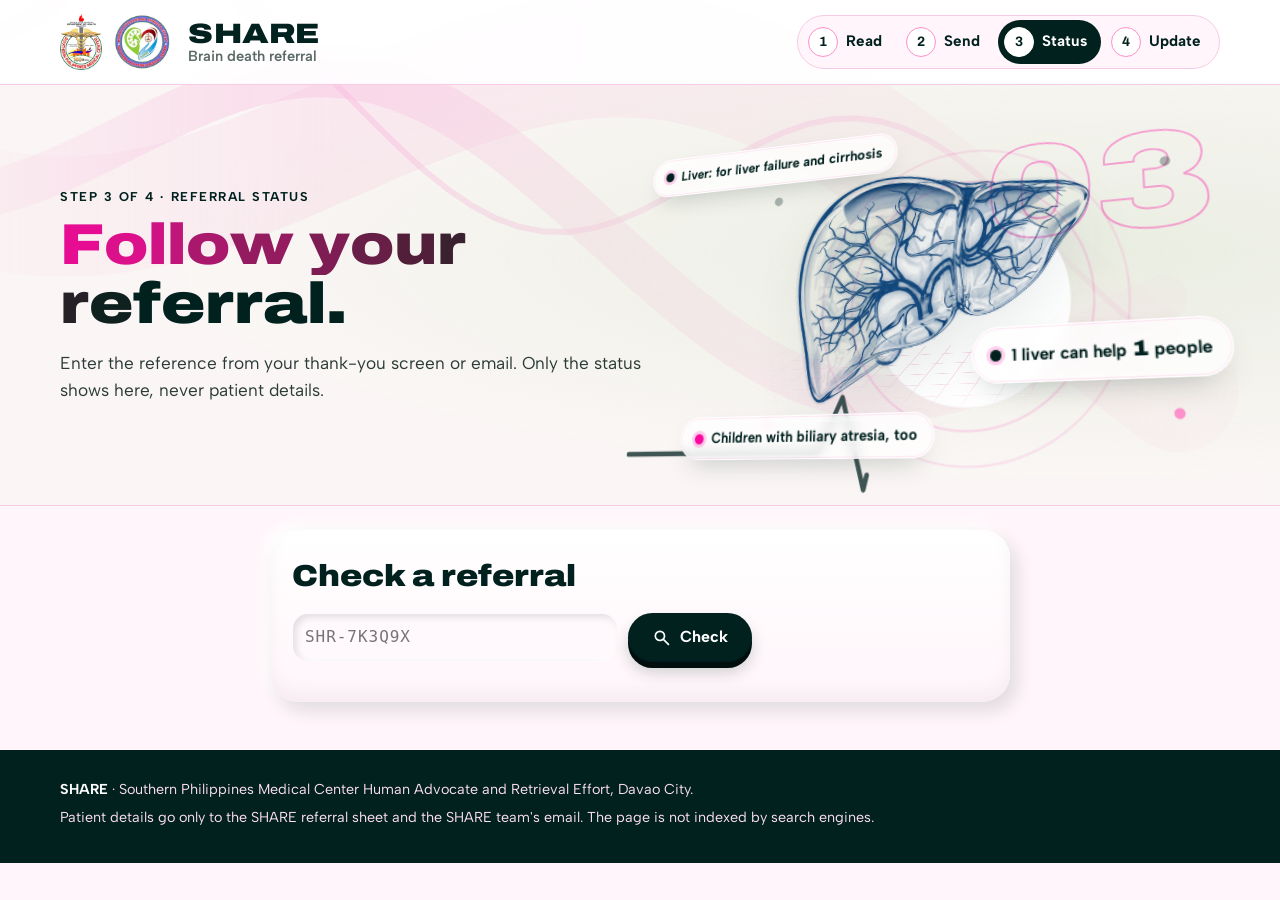
<file: status.html>
<!doctype html>
<html lang="en">
<head>
  <meta charset="utf-8" />
  <meta name="viewport" content="width=device-width, initial-scale=1, viewport-fit=cover" />
  <title>Referral status · SHARE</title>
  <meta name="description" content="Check the status of a referral you sent to SHARE." />
  <meta name="robots" content="noindex, nofollow" />
  <meta name="theme-color" content="#00211E" />
  <link rel="icon" type="image/png" href="assets/favicon.png" />
  <link rel="preconnect" href="https://fonts.googleapis.com" />
  <link rel="preconnect" href="https://fonts.gstatic.com" crossorigin />
  <link href="https://fonts.googleapis.com/css2?family=Albert+Sans:wght@400;500;600;700&family=Archivo:wdth,wght@62..125,500..900&display=swap" rel="stylesheet" />
  <link rel="stylesheet" href="css/styles.css?v=25" />
  <link rel="preload" as="image" href="assets/art/liver.webp" />
  <script src="js/config.js?v=9"></script>
  <script>if (!window.SHARE_CONFIG.ENDPOINT) document.documentElement.classList.add('is-demo');</script>
</head>
<body class="page-status">
  <svg width="0" height="0" style="position:absolute" aria-hidden="true">
    <symbol id="i-search" viewBox="0 -960 960 960"><path d="M784-120 532-372q-30 24-69 38t-83 14q-109 0-184.5-75.5T120-580q0-109 75.5-184.5T380-840q109 0 184.5 75.5T640-580q0 44-14 83t-38 69l252 252-56 56ZM380-400q75 0 127.5-52.5T560-580q0-75-52.5-127.5T380-760q-75 0-127.5 52.5T200-580q0 75 52.5 127.5T380-400Z"/></symbol>
  </svg>

  <a class="skip-link" href="#status-ref">Skip to the reference box</a>

  <header class="topbar">
    <div class="wrap topbar-inner">
      <a class="brand" href="./" aria-label="SHARE referral, home page">
        <img class="brand-spmc" src="assets/spmc_logo.webp" width="42" height="56" alt="Southern Philippines Medical Center logo" />
        <img class="brand-share" src="assets/share_logo.webp" width="56" height="56" alt="SHARE logo" />
        <span class="brand-text"><b>SHARE</b><small>Brain death referral</small></span>
      </a>
      <nav class="stepnav" aria-label="Referral steps">
        <a href="read.html"><b>1</b><span>Read</span></a>
        <a href="form.html"><b>2</b><span>Send</span></a>
        <a href="status.html" aria-current="page"><b>3</b><span>Status</span></a>
        <a href="update.html"><b>4</b><span>Update</span></a>
      </nav>
    </div>
  </header>

  <main>
    <section class="hero" data-hero aria-labelledby="hero-title">
      <div class="wrap hero-grid">
        <div class="hero-copy">
          <p class="kicker">Step 3 of 4 · Referral status</p>
          <h1 id="hero-title">Follow your referral.</h1>
          <p class="lede">Enter the reference from your thank-you screen or email. Only the status shows here, never patient details.</p>
          <p class="demo-banner">Preview mode: only referrals sent from this browser show here.</p>
        </div>
        <div class="stage" aria-hidden="true">
          <div class="scene">
            <span class="layer plane"></span>
            <span class="layer ring"></span>
            <span class="layer numeral">03</span>
            <img class="layer organ" src="assets/art/liver.webp" width="560" height="560" alt="" />
            <svg class="layer pulse" viewBox="0 0 400 80"><path pathLength="1000" d="M0 50 H120 L135 50 L150 18 L165 72 L180 8 L195 50 H260 L272 50 L282 34 L292 50 H400"/></svg>
            <span class="layer orbit"><i></i><i></i><i></i><i></i><i></i><i></i></span>
            <span class="layer glass chip-1"><b class="dot-ok"></b><span>Liver: for liver failure and cirrhosis</span></span>
            <span class="layer glass chip-2"><b class="dot-ok"></b><span>1 liver can help <strong data-count="2">2</strong> people</span></span>
            <span class="layer glass chip-3"><b class="dot-wait"></b><span>Children with biliary atresia, too</span></span>
          </div>
        </div>
      </div>
    </section>

    <section class="workspace wrap status" aria-labelledby="status-title">
      <div class="panel status-panel">
        <h2 id="status-title">Check a referral</h2>
        <form class="status-form" id="status-form" novalidate>
          <label class="sr-only" for="status-ref">Reference</label>
          <input id="status-ref" placeholder="SHR-7K3Q9X" autocomplete="off" autocapitalize="characters" maxlength="10" />
          <button type="submit" class="btn-primary" id="status-btn">
            <svg class="icon" aria-hidden="true"><use href="#i-search"/></svg><span>Check</span>
          </button>
        </form>
        <div class="status-result" id="status-result" aria-live="polite"></div>
      </div>
    </section>
  </main>

  <footer class="footer">
    <div class="wrap">
      <p><b>SHARE</b> &middot; Southern Philippines Medical Center Human Advocate and Retrieval Effort, Davao City.</p>
      <p>Patient details go only to the SHARE referral sheet and the SHARE team's email. The page is not indexed by search engines.</p>
    </div>
  </footer>

  <script src="js/vendor/anime.umd.min.js?v=4.5.0"></script>
  <script src="js/common.js?v=3"></script>
  <script src="js/ribbon.js?v=8"></script>
  <script src="js/motion.js?v=9"></script>
  <script src="js/clickfx.js?v=4"></script>
  <script src="js/status-page.js?v=2"></script>
</body>
</html>
</file>
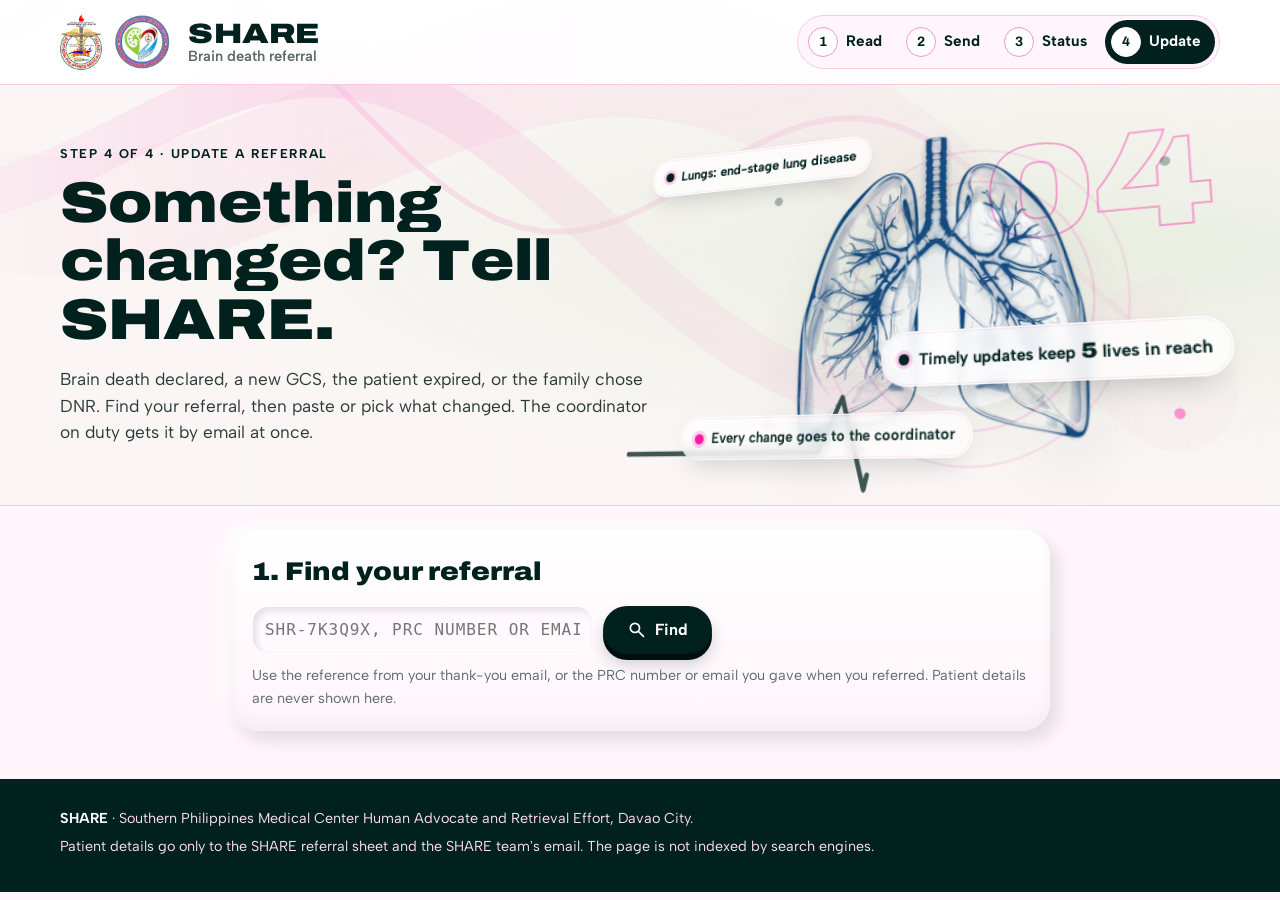
<file: update.html>
<!doctype html>
<html lang="en">
<head>
  <meta charset="utf-8" />
  <meta name="viewport" content="width=device-width, initial-scale=1, viewport-fit=cover" />
  <title>Update a referral · SHARE</title>
  <meta name="description" content="Update a brain death referral you sent to SHARE." />
  <meta name="robots" content="noindex, nofollow" />
  <meta name="theme-color" content="#00211E" />
  <link rel="icon" type="image/png" href="assets/favicon.png" />
  <link rel="preconnect" href="https://fonts.googleapis.com" />
  <link rel="preconnect" href="https://fonts.gstatic.com" crossorigin />
  <link href="https://fonts.googleapis.com/css2?family=Albert+Sans:wght@400;500;600;700&family=Archivo:wdth,wght@62..125,500..900&display=swap" rel="stylesheet" />
  <link rel="stylesheet" href="css/styles.css?v=25" />
  <link rel="preload" as="image" href="assets/art/lungs.webp" />
  <script src="js/config.js?v=9"></script>
  <script>if (!window.SHARE_CONFIG.ENDPOINT) document.documentElement.classList.add('is-demo');</script>
</head>
<body class="page-update">
  <svg width="0" height="0" style="position:absolute" aria-hidden="true">
    <symbol id="i-search" viewBox="0 -960 960 960"><path d="M784-120 532-372q-30 24-69 38t-83 14q-109 0-184.5-75.5T120-580q0-109 75.5-184.5T380-840q109 0 184.5 75.5T640-580q0 44-14 83t-38 69l252 252-56 56ZM380-400q75 0 127.5-52.5T560-580q0-75-52.5-127.5T380-760q-75 0-127.5 52.5T200-580q0 75 52.5 127.5T380-400Z"/></symbol>
    <symbol id="i-send" viewBox="0 -960 960 960"><path d="M440-160v-487L216-423l-56-57 320-320 320 320-56 57-224-224v487h-80Z"/></symbol>
    <symbol id="i-check" viewBox="0 -960 960 960"><path d="m424-296 282-282-56-56-226 226-114-114-56 56 170 170Zm56 216q-83 0-156-31.5T197-197q-54-54-85.5-127T80-480q0-83 31.5-156T197-763q54-54 127-85.5T480-880q83 0 156 31.5T763-763q54 54 85.5 127T880-480q0 83-31.5 156T763-197q-54 54-127 85.5T480-80Zm0-80q134 0 227-93t93-227q0-134-93-227t-227-93q-134 0-227 93t-93 227q0 134 93 227t227 93Zm0-320Z"/></symbol>
  </svg>

  <a class="skip-link" href="#identity">Skip to the search box</a>

  <header class="topbar">
    <div class="wrap topbar-inner">
      <a class="brand" href="./" aria-label="SHARE referral, home page">
        <img class="brand-spmc" src="assets/spmc_logo.webp" width="42" height="56" alt="Southern Philippines Medical Center logo" />
        <img class="brand-share" src="assets/share_logo.webp" width="56" height="56" alt="SHARE logo" />
        <span class="brand-text"><b>SHARE</b><small>Brain death referral</small></span>
      </a>
      <nav class="stepnav" aria-label="Referral steps">
        <a href="read.html"><b>1</b><span>Read</span></a>
        <a href="form.html"><b>2</b><span>Send</span></a>
        <a href="status.html"><b>3</b><span>Status</span></a>
        <a href="update.html" aria-current="page"><b>4</b><span>Update</span></a>
      </nav>
    </div>
  </header>

  <main>
    <section class="hero" data-hero aria-labelledby="hero-title">
      <div class="wrap hero-grid">
        <div class="hero-copy">
          <p class="kicker">Step 4 of 4 · Update a referral</p>
          <h1 id="hero-title">Something changed? Tell SHARE.</h1>
          <p class="lede">Brain death declared, a new GCS, the patient expired, or the family chose DNR. Find your referral, then paste or pick what changed. The coordinator on duty gets it by email at once.</p>
          <p class="demo-banner">Preview mode: no update leaves this browser.</p>
        </div>
        <div class="stage" aria-hidden="true">
          <div class="scene">
            <span class="layer plane"></span>
            <span class="layer ring"></span>
            <span class="layer numeral">04</span>
            <svg class="layer pulse" viewBox="0 0 400 80"><path pathLength="1000" d="M0 50 H120 L135 50 L150 18 L165 72 L180 8 L195 50 H260 L272 50 L282 34 L292 50 H400"/></svg>
            <span class="layer orbit"><i></i><i></i><i></i><i></i><i></i><i></i></span>
            <img class="layer organ" src="assets/art/lungs.webp" width="320" height="320" alt="" />
            <span class="layer glass chip-1"><b class="dot-ok"></b><span>Lungs: end-stage lung disease</span></span>
            <span class="layer glass chip-2"><b class="dot-ok"></b><span>Timely updates keep <strong data-count="8">8</strong> lives in reach</span></span>
            <span class="layer glass chip-3"><b class="dot-wait"></b><span>Every change goes to the coordinator</span></span>
          </div>
        </div>
      </div>
    </section>

    <section class="workspace wrap update-wrap" aria-label="Update a referral">
      <div class="panel update-panel">
        <h2 class="update-h">1. Find your referral</h2>
        <form class="status-form" id="find-form" novalidate>
          <label class="sr-only" for="identity">Reference, PRC number or email</label>
          <input id="identity" placeholder="SHR-7K3Q9X, PRC number or email" autocomplete="off" maxlength="120" />
          <button type="submit" class="btn-primary" id="find-btn">
            <svg class="icon" aria-hidden="true"><use href="#i-search"/></svg><span>Find</span>
          </button>
        </form>
        <p class="panel-sub find-help">Use the reference from your thank-you email, or the PRC number or email you gave when you referred. Patient details are never shown here.</p>
        <div id="find-result" aria-live="polite"></div>
      </div>

      <div class="panel update-panel" id="update-step" hidden>
        <h2 class="update-h">2. What changed? <span class="for-ref" id="for-ref"></span></h2>

        <div class="paste-update">
          <label for="update-paste">Paste the update the way you send it <span class="opt">optional, the offline reader picks out the changes</span></label>
          <textarea id="update-paste" rows="4" placeholder="Update: declared brain dead 11/07/2026 2:00 PM, apnea test positive.&#10;GCS 3, still on MV. Family opted for DNR."></textarea>
          <div class="composer-row">
            <span class="panel-sub" id="read-state">Offline reader. No AI.</span>
            <button type="button" class="btn-send" id="read-update"><svg class="icon" aria-hidden="true"><use href="#i-send"/></svg><span>Read</span></button>
          </div>
        </div>

        <form id="update-form" novalidate>
          <div class="hp" aria-hidden="true"><label for="u-website">Website</label><input id="u-website" name="website" tabindex="-1" autocomplete="off" /></div>
          <div class="grid">
            <div class="field span-2">
              <span class="label" id="l-u-bd">Brain death</span>
              <div class="seg" role="radiogroup" aria-labelledby="l-u-bd">
                <label><input type="radio" name="brain_death" value="" checked /><span>No change</span></label>
                <label><input type="radio" name="brain_death" value="Yes" /><span>Declared</span></label>
                <label><input type="radio" name="brain_death" value="No" /><span>Not yet</span></label>
              </div>
            </div>
            <div class="field">
              <label for="u-bd-time">Date and time declared</label>
              <input id="u-bd-time" name="brain_death_datetime" type="datetime-local" />
            </div>
            <div class="field">
              <label for="u-gcs">GCS now</label>
              <select id="u-gcs" name="gcs">
                <option value="">No change</option>
                <option>3</option><option>4</option><option>5</option><option>6</option><option>7</option>
                <option>8</option><option>9</option><option>10</option><option>11</option><option>12</option>
                <option>13</option><option>14</option><option>15</option>
              </select>
            </div>
            <div class="field">
              <span class="label" id="l-u-vent">On ventilator</span>
              <div class="seg" role="radiogroup" aria-labelledby="l-u-vent">
                <label><input type="radio" name="ventilator" value="" checked /><span>No change</span></label>
                <label><input type="radio" name="ventilator" value="Yes" /><span>Yes</span></label>
                <label><input type="radio" name="ventilator" value="No" /><span>No</span></label>
              </div>
            </div>
            <div class="field">
              <label for="u-ward">Ward / room now</label>
              <input id="u-ward" name="ward" maxlength="120" placeholder="No change" />
            </div>
            <div class="field span-2 checks">
              <label class="check"><input type="checkbox" name="expired" id="u-expired" /><span>Patient has expired</span></label>
              <label class="check"><input type="checkbox" name="dnr" id="u-dnr" /><span>Family opted for DNR</span></label>
            </div>
            <div class="field span-2" id="expired-time-field" hidden>
              <label for="u-expired-time">Date and time of death</label>
              <input id="u-expired-time" name="expired_datetime" type="datetime-local" />
            </div>
            <div class="field span-2">
              <label for="u-note">Update note for the coordinator</label>
              <textarea id="u-note" name="note" rows="3" maxlength="2000" placeholder="For example: apnea test done, family informed, coordinator may come at 3 PM."></textarea>
            </div>
          </div>
          <div class="form-foot">
            <p class="form-msg" id="update-msg" role="alert"></p>
            <button type="submit" class="btn-primary" id="update-btn"><span class="btn-label">Send update</span><span class="spinner" aria-hidden="true"></span></button>
          </div>
        </form>

        <div class="success" id="update-success" hidden tabindex="-1">
          <svg class="icon success-icon" aria-hidden="true"><use href="#i-check"/></svg>
          <h2>Update sent. Thank you.</h2>
          <p>The SHARE coordinator on duty has your update for <b id="ok-ref"></b>.</p>
          <p class="ok-mail" id="ok-mail"></p>
          <div class="success-actions">
            <a class="btn-ghost" id="ok-status" href="status.html">Check status</a>
            <a class="btn-primary" href="update.html">Update another referral</a>
          </div>
        </div>
      </div>
    </section>
  </main>

  <footer class="footer">
    <div class="wrap">
      <p><b>SHARE</b> &middot; Southern Philippines Medical Center Human Advocate and Retrieval Effort, Davao City.</p>
      <p>Patient details go only to the SHARE referral sheet and the SHARE team's email. The page is not indexed by search engines.</p>
    </div>
  </footer>

  <script src="js/vendor/anime.umd.min.js?v=4.5.0"></script>
  <script src="js/common.js?v=3"></script>
  <script src="js/ribbon.js?v=8"></script>
  <script src="js/motion.js?v=9"></script>
  <script src="js/clickfx.js?v=4"></script>
  <script src="js/reader.js?v=2"></script>
  <script src="js/update-page.js?v=2"></script>
</body>
</html>
</file>
<file: css/styles.css>
:root {
  --accent: #FB039E;
  --accent-soft: #FD91CC;
  --blush: #FFE4F2;
  --topbar-h: 84px;
  --green: #00211E;
  --green-deep: #00302B;
  --green-ink: #00211E;
  --sage: #FD91CC;
  --sage-soft: #FFE4F2;
  --mist: #FFF5FA;
  --paper: #ffffff;
  --ink: #0B1F1D;
  --text: #2A3A37;
  --muted: #5C6B68;
  --line: #F7CBE3;
  --error: #b3261e;
  --error-soft: #fbeceb;
  --warn: #8a5a00;
  --warn-soft: #fff4dc;
  --font-display: "Archivo", "Arial Black", Arial, sans-serif;
  --font-body: "Albert Sans", -apple-system, "Segoe UI", Roboto, Arial, sans-serif;
  --ease-out: cubic-bezier(0.16, 1, 0.3, 1);
  --radius: 18px;
  --gutter: clamp(16px, 4vw, 40px);
}

*, *::before, *::after { box-sizing: border-box; }
[hidden] { display: none !important; }
html { scroll-behavior: smooth; scroll-padding-top: calc(var(--topbar-h) + 16px); }
body {
  margin: 0;
  font-family: var(--font-body);
  font-size: 16px;
  line-height: 1.55;
  color: var(--text);
  background: var(--mist);
  -webkit-font-smoothing: antialiased;
}
img { display: block; max-width: 100%; }
h1, h2, legend { font-family: var(--font-display); color: var(--green-ink); }
a { color: var(--green-deep); }
.wrap { width: 100%; max-width: 1240px; margin: 0 auto; padding: 0 var(--gutter); }
.icon { width: 20px; height: 20px; fill: currentColor; flex: none; }
.sr-only { position: absolute; width: 1px; height: 1px; overflow: hidden; clip: rect(0 0 0 0); white-space: nowrap; }
.skip-link { position: absolute; left: 12px; top: -60px; z-index: 50; background: var(--green); color: #fff; padding: 10px 14px; border-radius: 10px; }
.skip-link:focus { top: 12px; }
:focus-visible { outline: 3px solid var(--green); outline-offset: 2px; }

/* Top bar */
.topbar { position: sticky; top: 0; z-index: 20; background: rgba(255, 255, 255, 0.94); backdrop-filter: blur(8px); border-bottom: 1px solid var(--line); }
.topbar-inner { display: flex; align-items: center; justify-content: space-between; min-height: var(--topbar-h); gap: 16px; }
.brand { display: flex; align-items: center; gap: 12px; text-decoration: none; color: var(--green-ink); }
.brand img { height: 56px; width: auto; transform-origin: 50% 60%; }
.brand-text { display: flex; flex-direction: column; line-height: 1.02; margin-left: 6px; }
.brand-text b { font-family: var(--font-display); font-stretch: 125%; font-weight: 900; font-size: 1.75rem; letter-spacing: 0.01em; color: var(--green); }
.brand-text small { font-size: 0.92rem; color: var(--muted); font-weight: 600; display: inline-block; }
.stepnav { display: flex; gap: 4px; padding: 4px; border-radius: 999px; background: var(--mist); border: 1px solid var(--line); }
.stepnav a { white-space: nowrap; padding: 6px 14px 6px 6px; border-radius: 999px; text-decoration: none; font-weight: 700; font-size: 0.95rem; color: var(--green-ink); min-height: 44px; display: inline-flex; align-items: center; gap: 8px; transition: background-color 160ms ease, color 160ms ease; }
.stepnav b { display: inline-grid; place-items: center; width: 30px; height: 30px; border-radius: 50%; background: var(--paper); border: 1.5px solid var(--sage); font-family: var(--font-display); font-size: 0.85rem; }
.stepnav a:hover { background: var(--sage-soft); }
.stepnav a[aria-current="page"] { background: var(--green); color: #fff; }
.stepnav a[aria-current="page"] b { background: #fff; color: var(--green); border-color: #fff; }

/* Hero: CSS 3D parallax. js/common.js owns --p (scroll 0..1), --tx and --ty (pointer -0.5..0.5). */
.hero { --p: 0; --tx: 0; --ty: 0; position: relative; overflow: clip; background: radial-gradient(120% 90% at 85% 40%, var(--sage-soft) 0%, var(--mist) 60%); border-bottom: 1px solid var(--line); }
.hero-grid { display: grid; grid-template-columns: minmax(0, 1.15fr) minmax(0, 1fr); align-items: center; gap: 24px; min-height: clamp(280px, 32vw, 380px); padding-top: clamp(20px, 4vw, 40px); padding-bottom: clamp(20px, 4vw, 40px); }
.hero-copy { position: relative; z-index: 2; transform: translateY(calc(var(--p) * 36px)); opacity: calc(1 - var(--p) * 0.6); }
.stage { position: relative; height: clamp(230px, 28vw, 340px); perspective: 900px; perspective-origin: 50% 40%; }
.scene { position: absolute; inset: 0; transform-style: preserve-3d;
  transform: rotateX(calc(14deg - var(--ty) * 10deg + var(--p) * 18deg)) rotateY(calc(-18deg + var(--tx) * 16deg)) translateY(calc(var(--p) * -40px)); }
.layer { position: absolute; display: block; pointer-events: none; }
.plane { inset: 12% 4% 2%; border-radius: 28px; transform: translateZ(-90px) rotateX(62deg) translateY(30%);
  background: linear-gradient(var(--line) 1px, transparent 1px) 0 0 / 28px 28px, linear-gradient(90deg, var(--line) 1px, transparent 1px) 0 0 / 28px 28px; opacity: 0.8;
  -webkit-mask-image: radial-gradient(closest-side, #000 40%, transparent); mask-image: radial-gradient(closest-side, #000 40%, transparent); }
.ring { left: 50%; top: 50%; width: 78%; aspect-ratio: 1; margin: -39% 0 0 -39%; border-radius: 50%; transform: translateZ(-40px);
  background: radial-gradient(closest-side, var(--paper) 52%, transparent 53%, transparent 63%, rgba(251, 3, 158, 0.14) 64%, transparent 65%, transparent 80%, rgba(251, 3, 158, 0.10) 81%, transparent 82%); }
.numeral { right: 2%; top: -2%; font-family: var(--font-display); font-weight: 900; font-stretch: 125%; font-size: clamp(5rem, 11vw, 9rem); line-height: 1; color: transparent; -webkit-text-stroke: 2px rgba(251, 3, 158, 0.35);
  transform: translateZ(-20px) translateY(calc(var(--p) * 60px)); }
.organ { left: 50%; top: 50%; width: 62%; height: auto; margin: -31% 0 0 -31%; transform: translateZ(60px) translateY(calc(var(--p) * -50px)); filter: drop-shadow(0 30px 24px rgba(0, 33, 30, 0.22)); }
.pulse { left: -6%; right: -6%; top: 74%; width: 112%; height: auto; overflow: visible; transform: translateZ(100px) translateY(calc(var(--p) * -30px)); }
.pulse path { fill: none; stroke: var(--green); stroke-width: 3; stroke-linecap: round; stroke-linejoin: round; opacity: 0.75;
  stroke-dasharray: 420 580; stroke-dashoffset: 0; }
.orbit { left: 50%; top: 50%; width: 92%; aspect-ratio: 1; margin: -46% 0 0 -46%; transform: translateZ(-10px); }
.orbit { container-type: inline-size; }
.orbit i { position: absolute; left: 50%; top: 50%; width: 10px; height: 10px; margin: -5px 0 0 -5px; border-radius: 50%; background: var(--green); opacity: 0.7; transform: rotate(var(--a, 0deg)) translateY(-50cqw); }
.orbit i:nth-child(2) { --a: 60deg; opacity: 0.3; }
.orbit i:nth-child(3) { --a: 120deg; background: var(--sage); opacity: 1; }
.orbit i:nth-child(4) { --a: 180deg; }
.orbit i:nth-child(5) { --a: 240deg; background: var(--sage); opacity: 1; }
.orbit i:nth-child(6) { --a: 300deg; opacity: 0.3; }
.glass { display: inline-flex; align-items: center; gap: 8px; padding: 8px 14px; border-radius: 999px; white-space: nowrap;
  font-size: 0.82rem; font-weight: 700; color: var(--green-ink); background: rgba(255, 255, 255, 0.78); border: 1px solid rgba(255, 255, 255, 0.9);
  box-shadow: 0 10px 24px -12px rgba(0, 33, 30, 0.35), inset 0 0 0 1px rgba(251, 3, 158, 0.08); backdrop-filter: blur(6px); }
.glass strong { font-family: var(--font-display); font-weight: 900; font-stretch: 115%; font-size: 1.25em; color: var(--green); font-variant-numeric: tabular-nums; }
.glass b { width: 9px; height: 9px; border-radius: 50%; flex: none; }
.dot-ok { background: var(--green); box-shadow: 0 0 0 3px rgba(251, 3, 158, 0.18); }
.dot-wait { background: #FB039E; box-shadow: 0 0 0 3px rgba(251, 3, 158, 0.2); }
.dot-idle { background: var(--line); }
.chip-1 { left: 0; top: 14%; transform: translateZ(140px) translateY(calc(var(--p) * -130px)); }
.chip-2 { right: 0; bottom: 18%; transform: translateZ(170px) translateY(calc(var(--p) * -180px)); }
.chip-3 { left: 8%; bottom: 2%; transform: translateZ(125px) translateY(calc(var(--p) * -90px)); }
.hero.is-live .pulse path { animation: pulse-run 2.6s linear infinite; }
.hero.is-live .orbit { animation: orbit-spin 24s linear infinite; }
.hero.is-live .dot-wait { animation: blink 1.4s ease-in-out infinite; }
.hero.is-live .organ { animation: float 7s ease-in-out infinite; }
.kicker { margin: 0 0 10px; font-size: 0.8rem; font-weight: 700; letter-spacing: 0.12em; text-transform: uppercase; color: var(--green); }
.hero h1 { margin: 0; font-stretch: 118%; font-weight: 900; font-size: clamp(2rem, 5.2vw, 3.6rem); line-height: 1.02; max-width: 16ch; }
.lede { margin: 16px 0 0; max-width: 62ch; font-size: 1.08rem; color: var(--text); }
.demo-banner { display: none; width: fit-content; margin: 16px 0 0; padding: 8px 14px; border-radius: 10px; background: var(--warn-soft); color: var(--warn); font-weight: 600; font-size: 0.92rem; }

.is-demo .demo-banner { display: block; }

/* Workspace */
.workspace { display: grid; gap: 20px; align-items: start; padding-top: 24px; padding-bottom: 48px; position: relative; z-index: 1; }
.reader-grid { grid-template-columns: minmax(0, 7fr) minmax(0, 5fr); }
.form-wrap { max-width: 900px; }
.panel {
  background: linear-gradient(180deg, #ffffff 0%, #FFF5FA 100%);
  border: 0;
  border-radius: 28px;
  box-shadow:
    inset 0 1px 0 #fff,
    inset 0 -10px 18px rgba(0, 33, 30, 0.04),
    7px 9px 18px rgba(0, 33, 30, 0.12),
    -6px -6px 14px rgba(255, 255, 255, 0.92);
}
.panel-head { display: flex; gap: 12px; align-items: flex-start; padding: 18px 20px 14px; box-shadow: inset 0 -1px 0 rgba(0, 33, 30, 0.08); }
.panel-head .icon { color: var(--green); margin-top: 4px; }
.panel-head h2 { margin: 0; font-size: 1.15rem; font-stretch: 110%; font-weight: 800; }
.panel-sub { margin: 2px 0 0; font-size: 0.9rem; color: var(--muted); }

/* Chat */
.chat { display: flex; flex-direction: column; }
.messages { overflow-y: auto; padding: 16px 20px; display: flex; flex-direction: column; gap: 10px; min-height: 220px; max-height: 420px; }

/* Found panel (reader page) */
.found { position: sticky; top: calc(var(--topbar-h) + 16px); display: flex; flex-direction: column; }
.found-body { padding: 14px 20px; }
.found-empty { margin: 0; color: var(--muted); font-size: 0.95rem; }
.found-list { margin: 0; display: grid; }
.found-list:not(:empty) {
  padding: 6px 12px;
  border-radius: 18px;
  background: #FFE9F4;
  box-shadow:
    inset 4px 4px 10px rgba(0, 33, 30, 0.1),
    inset -3px -3px 8px rgba(255, 255, 255, 0.9);
}
.found-row { display: grid; grid-template-columns: minmax(0, 2fr) minmax(0, 3fr); gap: 10px; padding: 8px 0; border-bottom: 1px solid rgba(0, 33, 30, 0.08); animation: msg-in 260ms var(--ease-out) both; }
.found-row dt { font-size: 0.85rem; font-weight: 600; color: var(--muted); }
.found-row dd { margin: 0; font-weight: 600; color: var(--ink); overflow-wrap: anywhere; white-space: pre-line; }
.found-row.is-long { grid-template-columns: 1fr; gap: 4px; }
.found-row.is-long dd { font-weight: 500; font-size: 0.92rem; }
.found-missing p { margin: 12px 0 0; font-size: 0.9rem; color: var(--muted); }
.found-foot { display: flex; justify-content: flex-end; gap: 10px; padding: 14px 20px 18px; border-top: 1px solid var(--line); flex-wrap: wrap; }
.found-foot .btn-primary { flex: 1 1 auto; }
.filled-note { margin: 0; padding: 12px 16px; border-radius: 14px; background: #FFE9F5; border: 1px solid #FB8CC9; color: var(--green-ink); font-size: 0.95rem; }
.msg { max-width: 92%; padding: 10px 14px; border-radius: 14px; font-size: 0.95rem; animation: msg-in 260ms var(--ease-out) both; overflow-wrap: anywhere; }
.msg p { margin: 0; }
.msg p + p, .msg ul + p, .msg p + ul { margin-top: 6px; }
.msg ul { margin: 0; padding-left: 18px; }
.msg-bot { align-self: flex-start; background: var(--mist); color: var(--ink); border-bottom-left-radius: 4px; }
.msg-user { align-self: flex-end; background: var(--green); color: #fff; border-bottom-right-radius: 4px; white-space: pre-wrap; max-height: 180px; overflow-y: auto; }
.msg-warn { background: var(--warn-soft); color: var(--warn); }
.msg-typing { display: inline-flex; gap: 4px; align-items: center; }
.msg-typing i { width: 6px; height: 6px; border-radius: 50%; background: var(--muted); animation: dot 1s infinite ease-in-out; }
.msg-typing i:nth-child(2) { animation-delay: 0.15s; }
.msg-typing i:nth-child(3) { animation-delay: 0.3s; }
.chips { display: flex; flex-wrap: wrap; gap: 6px; margin-top: 8px; }
.chip { font-size: 0.8rem; padding: 3px 9px; border-radius: 999px; background: var(--sage-soft); color: var(--green-ink); font-weight: 600; }
.chip-miss { background: var(--error-soft); color: var(--error); }
.composer { box-shadow: inset 0 1px 0 rgba(0, 33, 30, 0.08); padding: 12px 12px 16px; }
.composer textarea { width: 100%; resize: vertical; min-height: 92px; max-height: 240px; }
.composer-row { display: flex; justify-content: space-between; align-items: center; margin-top: 8px; gap: 8px; }

/* Inputs */
input, select, textarea {
  font: inherit; color: var(--ink); background: #FFF8FC;
  border: 1.5px solid transparent; border-radius: 16px; padding: 10px 12px; min-height: 44px; width: 100%;
  transition: border-color 160ms ease, box-shadow 160ms ease, background-color 600ms ease;
  box-shadow:
    inset 3px 3px 7px rgba(0, 33, 30, 0.12),
    inset -2px -2px 5px rgba(255, 255, 255, 0.95);
}
input:hover, select:hover, textarea:hover { border-color: #F7C6E4; }
input:focus, select:focus, textarea:focus {
  outline: none;
  border-color: var(--green);
  box-shadow:
    inset 3px 3px 7px rgba(0, 33, 30, 0.1),
    inset -2px -2px 5px rgba(255, 255, 255, 0.95),
    0 0 0 3px rgba(251, 3, 158, 0.28);
}
.filled { background-color: #FFE9F5; border-color: #FB8CC9; }
.invalid input, .invalid select, .invalid textarea { border-color: var(--error); box-shadow: inset 3px 3px 7px rgba(179, 38, 30, 0.12), 0 0 0 3px rgba(179, 38, 30, 0.2); }

/* Form */
.form-panel { padding: 8px 20px 20px; }
fieldset { border: 0; margin: 0; padding: 14px 0 6px; }
legend { font-size: 0.82rem; font-weight: 800; letter-spacing: 0.12em; text-transform: uppercase; color: var(--green); padding: 0; margin-bottom: 10px; float: left; width: 100%; }
legend + * { clear: both; }
.grid {
  display: grid;
  grid-template-columns: repeat(2, minmax(0, 1fr));
  gap: 12px 14px;
  padding: 14px;
  border-radius: 20px;
  background: #FFE9F4;
  box-shadow:
    inset 5px 5px 12px rgba(0, 33, 30, 0.1),
    inset -4px -4px 10px rgba(255, 255, 255, 0.92);
}
.span-2 { grid-column: span 2; }
.field label, .field .label { display: block; font-size: 0.88rem; font-weight: 600; color: var(--green-ink); margin-bottom: 4px; }
.field-pair { display: grid; grid-template-columns: 1fr 1.4fr; gap: 10px; }
.req { font-size: 0.72rem; font-weight: 700; color: var(--green-deep); background: var(--sage-soft); border-radius: 6px; padding: 1px 6px; margin-left: 4px; vertical-align: 1px; }
.opt { font-weight: 500; color: var(--muted); font-size: 0.8rem; }
.err { display: none; margin: 4px 0 0; font-size: 0.82rem; color: var(--error); }
.invalid .err { display: block; }
.seg { display: flex; border: 1.5px solid var(--line); border-radius: 12px; overflow: hidden; min-height: 44px; }
.seg label { flex: 1; margin: 0; position: relative; }
.seg input { position: absolute; opacity: 0; inset: 0; width: 100%; height: 100%; margin: 0; cursor: pointer; min-height: 0; }
.seg span { display: flex; align-items: center; justify-content: center; height: 100%; min-height: 41px; font-size: 0.9rem; font-weight: 600; color: var(--muted); transition: background-color 160ms ease, color 160ms ease; }
.seg label + label span { border-left: 1px solid var(--line); }
.seg input:checked + span { background: var(--green); color: #fff; }
.seg input:focus-visible + span { box-shadow: inset 0 0 0 3px var(--green-ink); }
.seg.filled { border-color: #FB8CC9; }
.hp { position: absolute; left: -9999px; }
.form-foot { display: flex; align-items: center; justify-content: space-between; gap: 16px; padding-top: 16px; flex-wrap: wrap; }
.form-msg { margin: 0; font-size: 0.92rem; color: var(--error); font-weight: 600; flex: 1 1 220px; }

/* Buttons */
button { font: inherit; cursor: pointer; }
.btn-primary, .btn-send, .btn-ghost {
  display: inline-flex; align-items: center; justify-content: center; gap: 8px; min-height: 44px;
  border-radius: 999px; font-weight: 700; text-decoration: none; border: 0;
  transition: box-shadow 140ms ease, background 160ms ease, opacity 160ms ease;
}
.btn-primary, .btn-send {
  background: #00211E;
  color: #fff;
  box-shadow:
    inset 0 -2px 0 rgba(0, 20, 40, 0.22),
    0 6px 0 #000F0D,
    0 10px 16px rgba(0, 33, 30, 0.2);
}
.btn-primary { padding: 12px 24px; font-size: 1rem; }
.btn-send { padding: 10px 18px; }
.btn-primary:hover, .btn-send:hover {
  background: #00302B;
  box-shadow:
    inset 0 -2px 0 rgba(0, 20, 40, 0.22),
    0 7px 0 #000F0D,
    0 14px 18px rgba(0, 33, 30, 0.24);
}
.btn-primary:active, .btn-send:active {
  box-shadow:
    inset 0 3px 6px rgba(0, 20, 40, 0.35),
    0 1px 0 #000F0D;
}
.btn-primary:disabled, .btn-send:disabled {
  opacity: 0.6; cursor: progress;
  box-shadow: 0 2px 0 #000F0D;
}
/* Ghost buttons: sage clay, no white face. */
.btn-ghost {
  background: #FFE4F2;
  color: var(--green-ink);
  padding: 8px 16px;
  box-shadow:
    inset 0 -2px 0 rgba(0, 33, 30, 0.08),
    0 4px 0 #F2A6D6,
    0 8px 14px rgba(0, 33, 30, 0.12);
}
.btn-ghost:hover {
  background: #FFD9EE;
  box-shadow:
    inset 0 -2px 0 rgba(0, 33, 30, 0.08),
    0 5px 0 #F2A6D6,
    0 10px 16px rgba(0, 33, 30, 0.14);
}
.btn-ghost:active {
  box-shadow:
    inset 0 3px 6px rgba(0, 33, 30, 0.18),
    0 1px 0 #F2A6D6;
}
/* Click burst particles (js/clickfx.js). */
.burst { position: fixed; left: 0; top: 0; width: 0; height: 0; pointer-events: none; z-index: 60; }
.burst i { position: absolute; left: -5px; top: -5px; width: 10px; height: 10px; border-radius: 50%; background: #FB039E; box-shadow: 0 0 8px rgba(251, 3, 158, 0.55); }
.burst i.is-sage { background: #FD91CC; box-shadow: 0 0 8px rgba(253, 145, 204, 0.7); }
.burst i.is-ring { width: 16px; height: 16px; left: -8px; top: -8px; background: transparent; border: 2px solid #FB039E; box-shadow: none; }
.burst i.is-ring.is-sage { border-color: #FD91CC; }
.burst i.is-spark { width: 3px; height: 12px; left: -1.5px; top: -6px; border-radius: 2px; background: #00302B; }
.spinner { display: none; width: 18px; height: 18px; border: 2.5px solid rgba(255, 255, 255, 0.4); border-top-color: #fff; border-radius: 50%; animation: spin 700ms linear infinite; }
.busy .spinner { display: inline-block; }

/* Success */
.success { padding: 28px 8px 12px; text-align: center; animation: msg-in 360ms var(--ease-out) both; }
.success:focus { outline: none; }
.success-icon { width: 56px; height: 56px; color: var(--green); margin: 0 auto 8px; display: block; }
.success h2 { font-stretch: 115%; font-weight: 900; font-size: clamp(1.5rem, 3vw, 2rem); margin: 0 0 8px; }
.success p { margin: 0 auto 10px; max-width: 46ch; }
.ok-quiet { color: var(--green-deep); font-weight: 600; }
.ref-box {
  display: inline-flex; align-items: center; gap: 12px; margin: 10px 0; padding: 10px 12px 10px 18px;
  border: 0; border-radius: 18px; background: #FFE9F4; flex-wrap: wrap; justify-content: center;
  box-shadow: inset 4px 4px 8px rgba(0, 33, 30, 0.1), inset -3px -3px 6px rgba(255, 255, 255, 0.9);
}
.ref-box span { font-size: 0.8rem; text-transform: uppercase; letter-spacing: 0.12em; color: var(--muted); font-weight: 700; }
.ref-box b { font-family: ui-monospace, "Cascadia Mono", Consolas, monospace; font-size: 1.35rem; color: var(--green-ink); letter-spacing: 0.04em; }
.ok-mail { font-size: 0.9rem; color: var(--muted); }
.success-actions { display: flex; gap: 10px; justify-content: center; flex-wrap: wrap; margin-top: 14px; }

/* Status */
.status { max-width: 820px; }
.status-panel { padding: 22px; }
.status-panel > h2 { margin: 0; font-stretch: 112%; font-weight: 900; font-size: clamp(1.4rem, 3vw, 1.9rem); }
.status-form { display: flex; gap: 10px; margin-top: 14px; max-width: 460px; }
.status-form input { font-family: ui-monospace, "Cascadia Mono", Consolas, monospace; text-transform: uppercase; letter-spacing: 0.06em; }
.status-result { margin-top: 18px; max-width: 760px; }
.steps {
  list-style: none; margin: 0; padding: 18px; display: grid; grid-template-columns: repeat(4, minmax(0, 1fr)); gap: 8px;
  background: #FFE9F4; border: 0; border-radius: 20px;
  box-shadow: inset 4px 4px 10px rgba(0, 33, 30, 0.1), inset -3px -3px 8px rgba(255, 255, 255, 0.9);
}
.steps li { position: relative; padding-top: 22px; font-size: 0.88rem; font-weight: 600; color: var(--muted); }
.steps li::before { content: ""; position: absolute; top: 4px; left: 0; right: 0; height: 6px; border-radius: 6px; background: var(--line); }
.steps li.done { color: var(--green-ink); }
.steps li.done::before { background: var(--green); }
.steps li.now { color: var(--green); }
.steps li.now::before { background: var(--green); box-shadow: 0 0 0 4px rgba(251, 3, 158, 0.18); }
.status-meta { margin: 10px 0 0; font-size: 0.9rem; color: var(--muted); }
.status-card { animation: msg-in 320ms var(--ease-out) both; }
.status-card .steps { margin-top: 12px; }
.status-ref { margin: 0; font-family: ui-monospace, "Cascadia Mono", Consolas, monospace; font-weight: 700; color: var(--muted); letter-spacing: 0.06em; }
.status-now { margin: 2px 0 0; font-stretch: 115%; font-weight: 900; font-size: clamp(1.5rem, 4vw, 2.2rem); color: var(--green); }
.status-error { color: var(--error); font-weight: 600; }

/* Footer */
.footer { background: var(--green-ink); color: #FFE0F0; padding: 28px 0; font-size: 0.9rem; }
.footer p { margin: 0 0 6px; }
.footer b { color: #fff; }

@keyframes msg-in { from { opacity: 0; transform: translateY(8px); } to { opacity: 1; transform: none; } }
@keyframes dot { 0%, 80%, 100% { opacity: 0.3; transform: translateY(0); } 40% { opacity: 1; transform: translateY(-3px); } }
@keyframes pulse-run { from { stroke-dashoffset: 1000; } to { stroke-dashoffset: 0; } }
@keyframes orbit-spin { from { transform: translateZ(-10px) rotate(0deg); } to { transform: translateZ(-10px) rotate(360deg); } }
@keyframes blink { 50% { opacity: 0.35; } }
@keyframes float { 0%, 100% { translate: 0 0; } 50% { translate: 0 -10px; } }
@keyframes spin { to { transform: rotate(360deg); } }

@media (max-width: 960px) {
  .reader-grid { grid-template-columns: 1fr; }
  .found { position: static; }
}
@media (max-width: 720px) {
  .hero-grid { grid-template-columns: 1fr; min-height: 0; gap: 0; }
  .stage { order: -1; height: 150px; }
  .hero-grid { padding-top: 8px; }
  .brand-text { display: none; }
  :root { --topbar-h: 68px; }
  .brand img { height: 44px; }
  .organ { width: 40%; margin: -20% 0 0 -20%; }
  .ring { width: 56%; margin: -28% 0 0 -28%; }
  .glass { font-size: 0.72rem; padding: 6px 10px; }
  .chip-1, .chip-3, .orbit { display: none; }
  .chip-2 { right: 4%; bottom: 12%; }
  .pulse { left: 12%; width: 76%; top: 60%; }
  .numeral { font-size: 4.5rem; }
  .stepnav a { padding: 4px; }
  .stepnav span { position: absolute; width: 1px; height: 1px; overflow: hidden; clip: rect(0 0 0 0); }
  .stepnav a[aria-current="page"] { padding-right: 12px; }
  .stepnav a[aria-current="page"] span { position: static; width: auto; height: auto; overflow: visible; clip: auto; }
}
@media (max-width: 560px) {
  .grid { grid-template-columns: 1fr; }
  .span-2 { grid-column: auto; }
  .brand-text small { display: none; }
  .form-panel { padding: 4px 14px 16px; }
  .form-foot .btn-primary { width: 100%; }
  .steps { grid-template-columns: repeat(2, minmax(0, 1fr)); }
  .status-form { max-width: none; }
}
@media (max-width: 380px) {
  .brand img + img { display: none; }
}
@media (prefers-reduced-motion: reduce) {
  .hero, .hero * { --p: 0 !important; --tx: 0 !important; --ty: 0 !important; }
  .hero-copy { transform: none; opacity: 1; }
  .pulse path { stroke-dasharray: none; }
  *, *::before, *::after { animation-duration: 1ms !important; animation-iteration-count: 1 !important; transition-duration: 1ms !important; }
  html { scroll-behavior: auto; }
}

@view-transition { navigation: auto; }
::view-transition-old(root), ::view-transition-new(root) { animation-duration: 220ms; }

/* Flowing ribbon background (js/ribbon.js). Fixed behind the content on every page. */
.ribbon-bg { position: fixed; inset: 0; width: 100%; height: 100%; z-index: 0; pointer-events: none; opacity: 0.45; }
.ribbon-bg.is-landing { position: absolute; top: 0; left: 0; right: 0; bottom: auto; opacity: 0.9; }
.ribbon-head { fill: #00211E; filter: drop-shadow(0 0 8px rgba(251, 3, 158, 0.55)); }
.ribbon-dot { fill: #00211E; filter: drop-shadow(0 0 6px rgba(251, 3, 158, 0.7)); }
.ribbon-dot.is-sage { fill: #FD91CC; }
@media (prefers-reduced-motion: reduce) { .ribbon-head, .ribbon-dot { display: none; } }
main, .footer { position: relative; z-index: 1; }
.hero { background: radial-gradient(120% 90% at 85% 40%, rgba(230, 236, 221, 0.85) 0%, rgba(244, 248, 239, 0.45) 60%); }

/* Landing title: ribbon underline under "eight lives" (drawn by js/motion.js). */
.hl { position: relative; white-space: nowrap; }
.hl-line { position: absolute; left: -2%; bottom: -0.14em; width: 104%; height: 0.34em; overflow: visible; pointer-events: none; }
.hl-line path { fill: none; stroke: var(--green); stroke-width: 5; stroke-linecap: round; stroke-dasharray: 1; stroke-dashoffset: 0; }
.hl-num { display: inline-block; transform-origin: 50% 60%; }

/* Update page */
.update-wrap { max-width: 900px; }
.update-panel { padding: 22px; }
.update-h { margin: 0 0 12px; font-stretch: 112%; font-weight: 900; font-size: clamp(1.25rem, 2.6vw, 1.6rem); }
.for-ref { font-family: ui-monospace, "Cascadia Mono", Consolas, monospace; font-size: 0.95rem; color: var(--green); margin-left: 6px; }
.find-help { margin-top: 10px; }
.found-refs { display: grid; gap: 10px; margin-top: 14px; }
.ref-card { display: flex; gap: 12px; align-items: center; padding: 12px 14px; border-radius: 16px; background: #FFF8FC; cursor: pointer;
  box-shadow: inset 3px 3px 7px rgba(0, 33, 30, 0.08), inset -2px -2px 5px rgba(255, 255, 255, 0.95); border: 1.5px solid transparent; }
.ref-card input { width: 20px; height: 20px; min-height: 0; accent-color: var(--green); flex: none; box-shadow: none; }
.ref-card:has(input:checked) { border-color: var(--green); background: #FFE9F5; }
.ref-body { display: grid; gap: 2px; }
.ref-body b { font-family: ui-monospace, "Cascadia Mono", Consolas, monospace; color: var(--green-ink); }
.ref-body small { color: var(--muted); }
.paste-update { margin-bottom: 16px; }
.paste-update label { display: block; font-size: 0.88rem; font-weight: 600; color: var(--green-ink); margin-bottom: 4px; }
.paste-update textarea { min-height: 96px; resize: vertical; }
.checks { display: flex; flex-wrap: wrap; gap: 12px; }
.check { display: inline-flex; align-items: center; gap: 10px; min-height: 44px; padding: 8px 14px; border-radius: 14px; background: #FFF8FC; cursor: pointer; font-weight: 600; color: var(--green-ink);
  box-shadow: inset 3px 3px 7px rgba(0, 33, 30, 0.08), inset -2px -2px 5px rgba(255, 255, 255, 0.95); }
.check input { width: 20px; height: 20px; min-height: 0; accent-color: var(--green); box-shadow: none; }
.check:has(input:checked) { background: #FFE9F5; outline: 1.5px solid #FB8CC9; }
.status-update { margin-top: 14px; }

/* Landing hero organ morph (js/motion.js). The stack keeps the organ box square; images cross-fade inside it. */
.organ-stack { aspect-ratio: 1; height: auto; }
.organ-stack img { position: absolute; inset: 0; width: 100%; height: 100%; object-fit: contain; opacity: 0; }
.organ-stack img.is-on { opacity: 1; }
.organ-stack.is-morphing img { filter: url(#organ-morph); will-change: opacity, transform; }
.chip-1 [data-organ-label] { display: inline-block; }

/* Reader composer: upload and speak */
.composer-tools { display: flex; gap: 8px; flex-wrap: wrap; }
.upload-btn { cursor: pointer; }
.composer-note { margin: 8px 2px 0; font-size: 0.8rem; color: var(--muted); }
#mic-btn.is-live { background: #b3261e; color: #fff; box-shadow: 0 4px 0 #7a1813, 0 0 0 4px rgba(179, 38, 30, 0.18); animation: mic-pulse 1.2s ease-in-out infinite; }
@keyframes mic-pulse { 50% { box-shadow: 0 4px 0 #7a1813, 0 0 0 9px rgba(179, 38, 30, 0.08); } }
</file>
<file: css/landing.css>
/* Landing page. Pinned scroll sections are driven by js/landing.js through --p (0..1) and state classes. */

.hero-landing .hero-grid { min-height: clamp(420px, 44vw, 560px); }
.hero-landing h1 { font-size: clamp(2.3rem, 5.6vw, 4.4rem); max-width: 14ch; }
.hero-actions { display: flex; flex-wrap: wrap; gap: 12px; margin-top: 22px; }
.hero-actions .btn-primary, .hero-actions .btn-ghost { padding: 13px 24px; font-size: 1rem; }

/* Pinned sections */
.scrub { position: relative; height: 260vh; }
.scrub-sticky { position: sticky; top: var(--topbar-h); height: calc(100vh - var(--topbar-h)); display: flex; align-items: center; overflow: hidden; }
.scrub h2, .path h2, .cta h2 { margin: 0; font-stretch: 115%; font-weight: 900; font-size: clamp(1.6rem, 2.9vw, 2.4rem); line-height: 1.05; color: var(--green-ink); }

/* Demo */
.demo { background: linear-gradient(180deg, rgba(244, 248, 239, 0.55) 0%, rgba(238, 244, 231, 0.7) 100%); }
.demo-grid { display: grid; grid-template-columns: minmax(0, 4fr) minmax(0, 7fr); gap: clamp(20px, 4vw, 48px); align-items: center; }
.facts { list-style: none; margin: 22px 0 0; padding: 0; display: grid; gap: 14px; }
.facts li { display: flex; gap: 12px; align-items: flex-start; font-size: 0.98rem; }
.facts .icon { color: var(--green); width: 24px; height: 24px; margin-top: 2px; }
.facts b { color: var(--green-ink); }
.demo-stage { display: grid; grid-template-columns: minmax(0, 1fr) auto minmax(0, 1fr); gap: 14px; align-items: center; }
.demo-chat, .demo-form { padding: 16px 18px 18px; min-height: 380px; }
.demo-label { margin: 0 0 10px; font-size: 0.75rem; font-weight: 800; letter-spacing: 0.14em; text-transform: uppercase; color: var(--green); }
.demo-text { margin: 0; white-space: pre-wrap; word-break: break-word; font: 0.82rem/1.55 ui-monospace, "Cascadia Mono", Consolas, monospace; color: var(--ink);
  background: #FFE9F4; border-radius: 16px; padding: 12px 14px; min-height: 300px;
  box-shadow: inset 3px 3px 8px rgba(0, 33, 30, 0.1), inset -2px -2px 6px rgba(255, 255, 255, 0.9); }
.demo-text.is-typing::after { content: ""; display: inline-block; width: 7px; height: 1.05em; margin-left: 1px; vertical-align: -2px; background: var(--green); animation: caret 0.9s steps(1) infinite; }
.demo-arrow { width: 44px; height: 44px; border-radius: 50%; display: grid; place-items: center; background: var(--green); color: #fff;
  box-shadow: 0 4px 0 #000F0D; transform: translateX(calc((var(--p, 1) - 0.5) * 8px)); }
.demo-fields { margin: 0; display: grid; grid-template-columns: repeat(2, minmax(0, 1fr)); gap: 8px; }
.demo-fields > div { padding: 8px 10px; border-radius: 12px; background: #FFF8FC; border: 1.5px solid transparent;
  box-shadow: inset 2px 2px 6px rgba(0, 33, 30, 0.08); transition: background-color 260ms ease, border-color 260ms ease, transform 320ms var(--ease-out); }
.demo-fields .wide { grid-column: span 2; }
.demo-fields dt { font-size: 0.72rem; font-weight: 700; color: var(--muted); text-transform: uppercase; letter-spacing: 0.06em; }
.demo-fields dd { margin: 2px 0 0; font-weight: 700; color: var(--green-ink); font-size: 0.92rem; transition: opacity 260ms ease; }
.demo-fields > div.is-on { background: #FFE9F5; border-color: #FB8CC9; }
.demo-done { margin: 14px 0 0; font-weight: 700; color: var(--green); }

/* Hidden start states only while a section is pinned and motion is allowed. Without JS everything shows filled. */
.is-scrub .demo-fields > div:not(.is-on) { transform: translateX(-10px); }
.is-scrub .demo-fields > div:not(.is-on) dd { opacity: 0; }
.is-scrub .demo-done:not(.is-on) { opacity: 0; }

/* Donor */
.donor { background: rgba(255, 255, 255, 0.5); }
.donor-grid { display: grid; grid-template-columns: minmax(0, 4fr) minmax(0, 6fr); gap: clamp(20px, 4vw, 56px); align-items: center; }
.tally { display: flex; gap: 28px; margin-top: 22px; flex-wrap: wrap; }
.tally div { display: flex; flex-direction: column; }
.tally .num { margin: 0; font-family: var(--font-display); font-weight: 900; font-stretch: 125%; font-size: clamp(3rem, 6vw, 4.6rem); line-height: 1; color: var(--green); }
.tally strong { font-family: var(--font-display); font-weight: 900; font-stretch: 125%; font-size: clamp(3rem, 6vw, 4.6rem); line-height: 1; color: var(--green); font-variant-numeric: tabular-nums; }
.tally span { font-weight: 700; color: var(--green-ink); font-size: 0.95rem; }
.source { margin: 18px 0 0; font-size: 0.8rem; color: var(--muted); max-width: 46ch; }

.body-map { list-style: none; margin: 0; padding: 26px; position: relative; display: grid; gap: 10px;
  grid-template-columns: repeat(3, minmax(0, 1fr));
  grid-template-areas: ". eyes ." "lungs heart skin" "liver pancreas bones" "kidneys intestine ."; }
.body-map::before { content: ""; position: absolute; inset: 0 18% 0; border-radius: 120px 120px 60px 60px; z-index: -1;
  background: radial-gradient(60% 40% at 50% 30%, var(--sage-soft), transparent 70%), linear-gradient(180deg, #FFF5FA, #FFE9F5);
  box-shadow: inset 4px 4px 14px rgba(0, 33, 30, 0.08), inset -4px -4px 12px rgba(255, 255, 255, 0.9); }
.body-map li { display: flex; flex-direction: column; align-items: center; text-align: center; padding: 10px 8px 12px; border-radius: 20px;
  background: rgba(255, 255, 255, 0.86); box-shadow: 5px 6px 14px rgba(0, 33, 30, 0.1), -4px -4px 10px rgba(255, 255, 255, 0.9);
  transition: opacity 360ms ease, filter 360ms ease, transform 420ms var(--ease-out), box-shadow 360ms ease; }
.body-map img, .no-art { width: 64px; height: 64px; object-fit: contain; }
.no-art { display: grid; place-items: center; border-radius: 50%; background: var(--sage-soft); color: var(--green-deep); font-family: var(--font-display); font-weight: 900; }
.body-map b { margin-top: 4px; font-size: 0.9rem; color: var(--green-ink); }
.body-map li > span:last-child { font-size: 0.76rem; color: var(--muted); line-height: 1.3; }
.body-map li.is-on { box-shadow: 0 0 0 2px #FB039E, 5px 6px 18px rgba(251, 3, 158, 0.22); }
.is-scrub .body-map li:not(.is-on) { opacity: 0.38; filter: grayscale(1); transform: scale(0.94); }
.o-eyes { grid-area: eyes; } .o-lungs { grid-area: lungs; } .o-heart { grid-area: heart; } .o-skin { grid-area: skin; }
.o-liver { grid-area: liver; } .o-pancreas { grid-area: pancreas; } .o-bones { grid-area: bones; }
.o-kidneys { grid-area: kidneys; } .o-intestine { grid-area: intestine; }

/* Path */
.path { padding-top: clamp(56px, 8vw, 96px); padding-bottom: 32px; }
.path-steps { list-style: none; margin: 28px 0 0; padding: 0; display: grid; grid-template-columns: repeat(4, minmax(0, 1fr)); gap: 16px; counter-reset: none; }
.path-steps li { padding: 20px; border-radius: 24px; background: linear-gradient(180deg, #fff, #FFF5FA);
  box-shadow: inset 0 1px 0 #fff, 7px 9px 18px rgba(0, 33, 30, 0.1), -6px -6px 14px rgba(255, 255, 255, 0.92); }
.path-steps b { font-family: var(--font-display); font-weight: 900; font-stretch: 125%; color: var(--green); font-size: 1.4rem; }
.path-steps h3 { margin: 8px 0 6px; font-family: var(--font-display); font-stretch: 110%; color: var(--green-ink); font-size: 1.1rem; }
.path-steps p { margin: 0; font-size: 0.92rem; }

/* CTA */
.cta { padding-top: 32px; padding-bottom: 72px; }
.cta-panel { padding: clamp(24px, 5vw, 48px); text-align: center; }
.cta-panel p { margin: 12px auto 0; max-width: 50ch; }
.cta-panel .hero-actions { justify-content: center; }

@keyframes caret { 50% { opacity: 0; } }

@media (max-width: 1000px) {
  .demo-grid, .donor-grid { grid-template-columns: 1fr; }
  .path-steps { grid-template-columns: repeat(2, minmax(0, 1fr)); }
}
/* Below 1000 px or short screens the sections are not pinned: content shows in normal flow, filled. */
@media (max-width: 1000px), (max-height: 700px) {
  .scrub { height: auto; }
  .scrub-sticky { position: static; height: auto; padding: 48px 0; overflow: visible; }
}
@media (max-width: 720px) {
  .demo-stage { grid-template-columns: 1fr; }
  .demo-arrow { transform: rotate(90deg); justify-self: center; }
  .demo-chat, .demo-form { min-height: 0; }
  .demo-text { min-height: 0; }
  .body-map { grid-template-columns: repeat(3, minmax(0, 1fr)); gap: 8px;
    grid-template-areas: "heart lungs liver" "kidneys pancreas intestine" "eyes skin bones"; padding: 0; }
  .body-map li { padding: 8px 4px 10px; border-radius: 16px; }
  .body-map img, .no-art { width: 44px; height: 44px; }
  .body-map b { font-size: 0.8rem; }
  .body-map li > span:last-child { font-size: 0.68rem; }
  .body-map::before { display: none; }
  .path-steps { grid-template-columns: 1fr; }
}
@media (prefers-reduced-motion: reduce) {
  .scrub { height: auto; }
  .scrub-sticky { position: static; height: auto; padding: 48px 0; }
  .demo-text.is-typing::after { display: none; }
}
.path-intro { margin: 8px 0 0; color: var(--muted); max-width: 60ch; }
</file>
